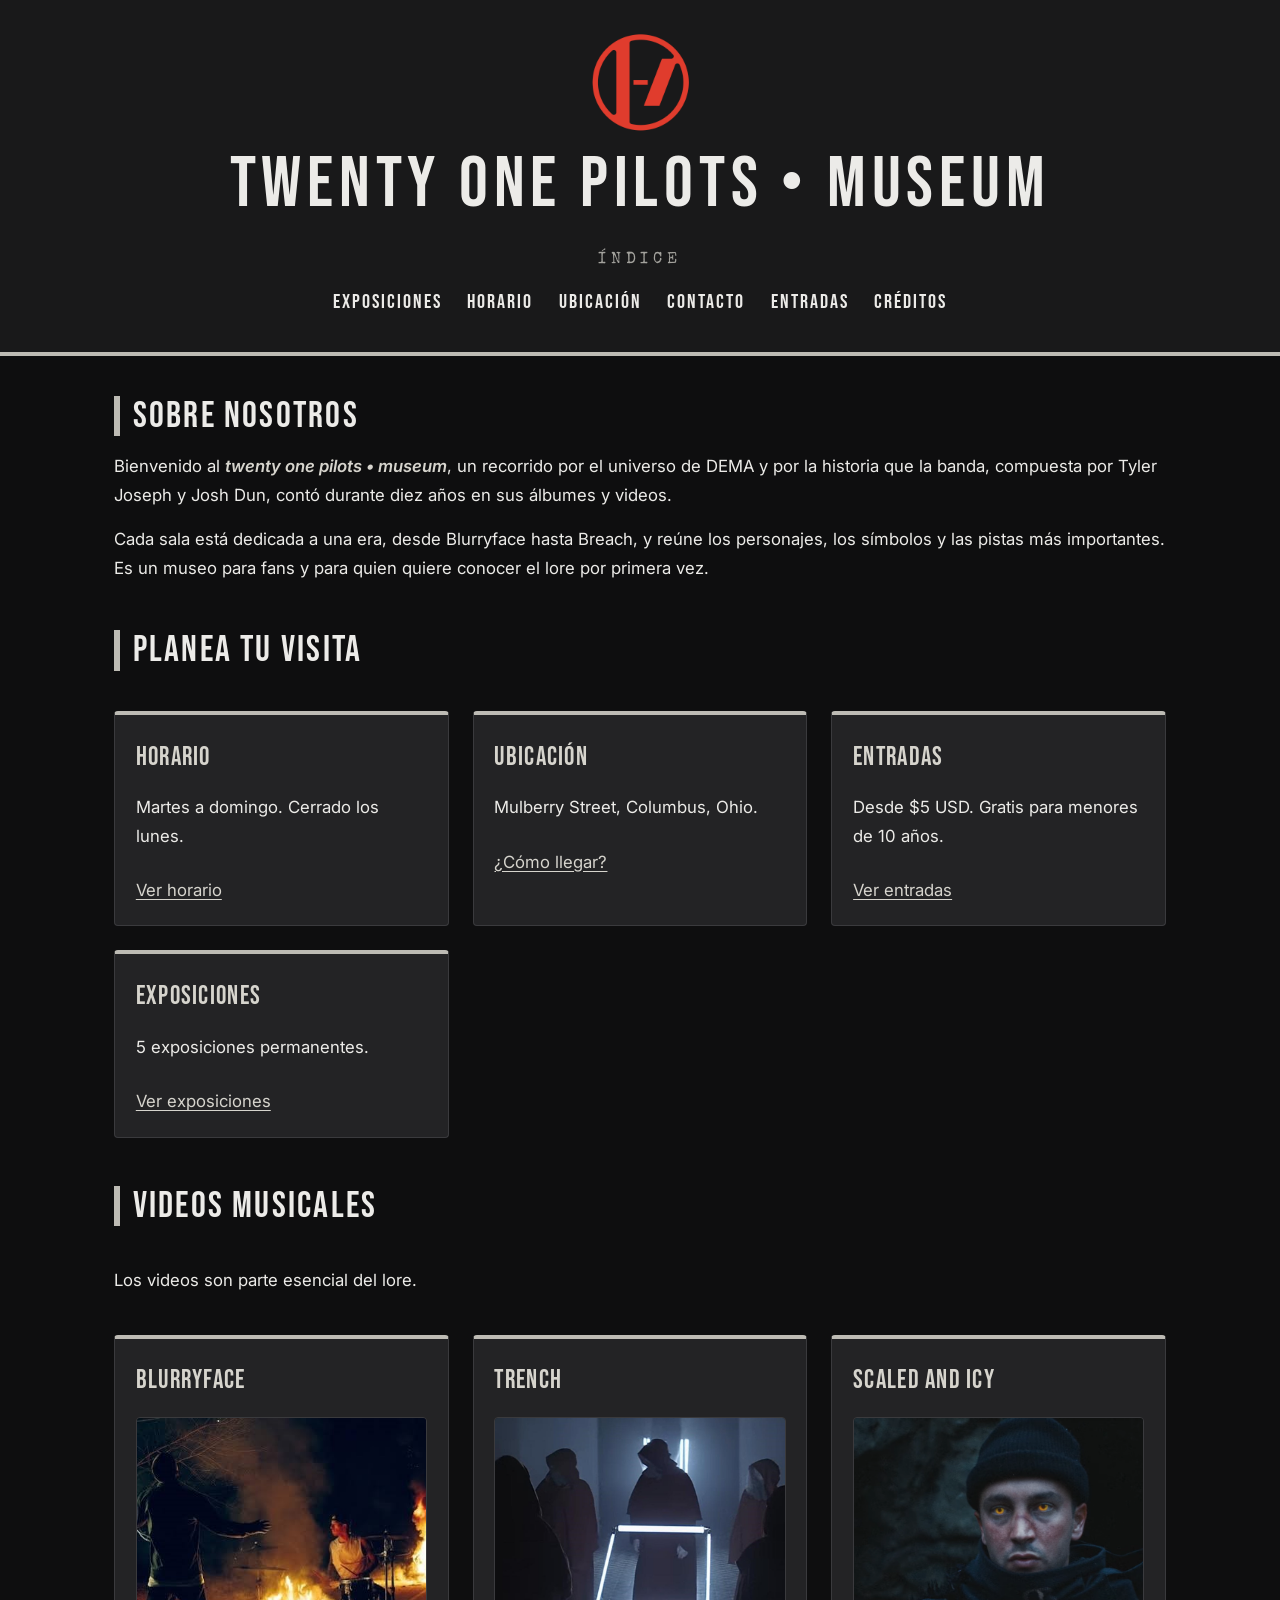
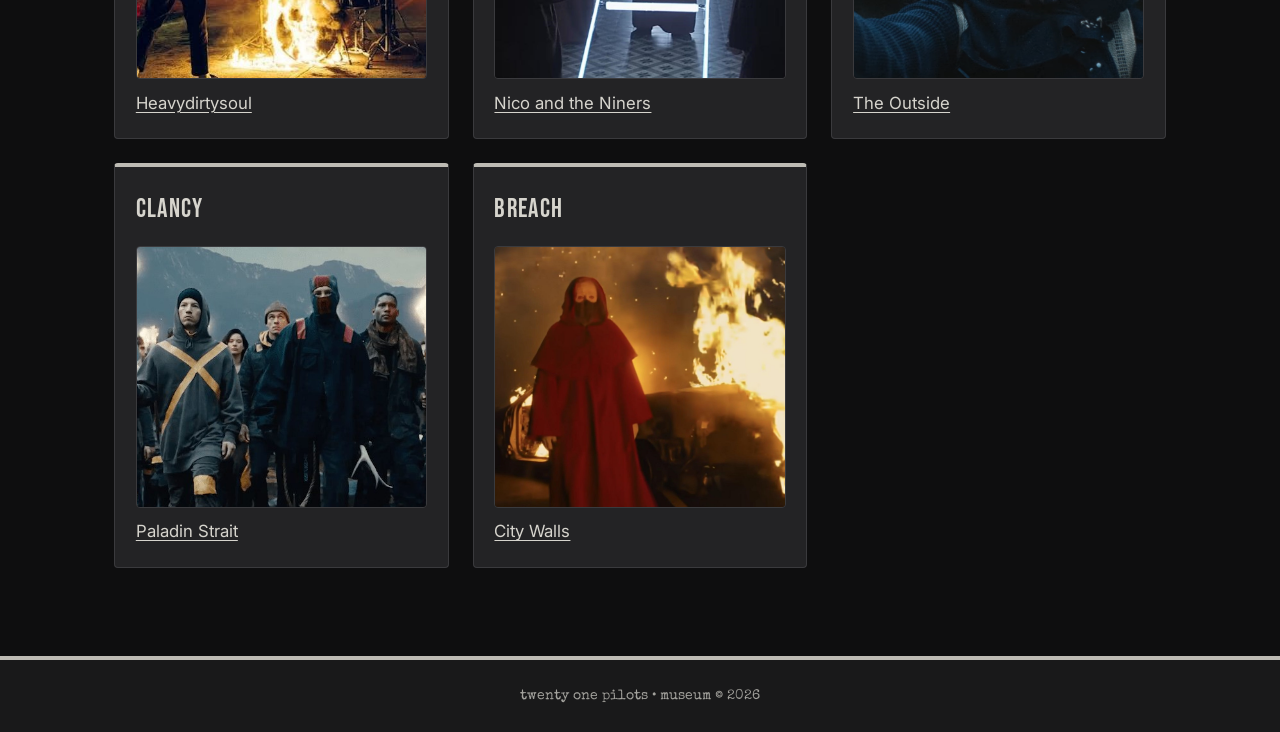
<file: index.html>
<!DOCTYPE html>
<html lang="es">
<head>
    <meta charset="UTF-8">
    <meta name="viewport" content="width=device-width, initial-scale=1.0">
    <title>MUSEO</title>
    <link rel="stylesheet" href="estilos.css">
</head>
<body>
    <header>
        <img src="logo.png" alt="Logo" class="logo-header">
        <h1 class="titulo">twenty one pilots • museum</h1>
        <nav>
            <h2 class="indice">Índice</h2>
            <a href="exposiciones.html">Exposiciones</a>
            <a href="horario.html">Horario</a>
            <a href="ubicacion.html">Ubicación</a>
            <a href="contacto.html">Contacto</a>
            <a href="entradas.html">Entradas</a>
            <a href="creditos.html">Créditos</a>
        </nav>
    </header>

    <main>
        <section>
            <div id="sobre-nosotros">
                <h2 class="subtitulo">Sobre nosotros</h2>
                <p>
                    Bienvenido al <em><strong>twenty one pilots • museum</strong></em>, un recorrido por el
                    universo de DEMA y por la historia que la banda, compuesta por Tyler Joseph y Josh Dun,
                    contó durante diez años en sus álbumes y videos.
                </p>
                <p>
                    Cada sala está dedicada a una era, desde Blurryface hasta
                    Breach, y reúne los personajes, los símbolos y las pistas
                    más importantes. Es un museo para fans y para quien quiere
                    conocer el lore por primera vez.
                </p>
            </div>
        </section>

        <section>
            <h2 class="subtitulo">Planea tu visita</h2>
            <article>
                <h3>Horario</h3>
                <p>Martes a domingo. Cerrado los lunes.</p>
                <a href="horario.html">Ver horario</a>
            </article>
            <article>
                <h3>Ubicación</h3>
                <p>Mulberry Street, Columbus, Ohio.</p>
                <a href="ubicacion.html">¿Cómo llegar?</a>
            </article>
            <article>
                <h3>Entradas</h3>
                <p>Desde $5 USD. Gratis para menores de 10 años.</p>
                <a href="entradas.html">Ver entradas</a>
            </article>
            <article>
                <h3>Exposiciones</h3>
                <p>5 exposiciones permanentes.</p>
                <a href="exposiciones.html">Ver exposiciones</a>
            </article>
        </section>

        <aside>
                <h2 class="subtitulo">Videos musicales</h2>
                <p>
                    Los videos son parte esencial del lore.
                </p>

                <article>
                    <h3>Blurryface</h3>
                        <figure>
                        <img src="video_heavydirtysoul.jpg" alt="Heavydirtysoul">
                        </figure>
                        <a href="https://www.youtube.com/watch?v=r_9Kf0D5BTs" target="_blank" rel="noopener noreferrer">Heavydirtysoul</a>
                </article>

                <article>
                    <h3>Trench</h3>
                        <figure>
                        <img src="video_nico-and-the-niners.jpg" alt="Nico and the Niners">
                        </figure>
                        <a href="https://www.youtube.com/watch?v=hMAPyGoqQVw" target="_blank" rel="noopener noreferrer">Nico and the Niners</a>
                </article>

                <article>
                    <h3>Scaled and Icy</h3>
                        <figure>
                        <img src="video_the-outside.png" alt="The Outside">
                        </figure>
                        <a href="https://www.youtube.com/watch?v=eNcvblM8-_o" target="_blank" rel="noopener noreferrer">The Outside</a>
                </article>

                <article>
                    <h3>Clancy</h3>
                        <figure>
                        <img src="video_paladin-strait.jpg" alt="Paladin Strait">
                        </figure>
                        <a href="https://www.youtube.com/watch?v=mix9YfaaNa0" target="_blank" rel="noopener noreferrer">Paladin Strait</a>
                </article>

                <article>
                    <h3>Breach</h3>
                        <figure>
                        <img src="video_city-walls.jpeg" alt="City Walls">
                        </figure>
                        <a href="https://www.youtube.com/watch?v=5Ozjel72yjQ" target="_blank" rel="noopener noreferrer">City Walls</a>
                </article>
        </aside>
    </main>

    <footer>
        <p>twenty one pilots • museum &copy; 2026</p>
    </footer>
</body>
</html>
</file>
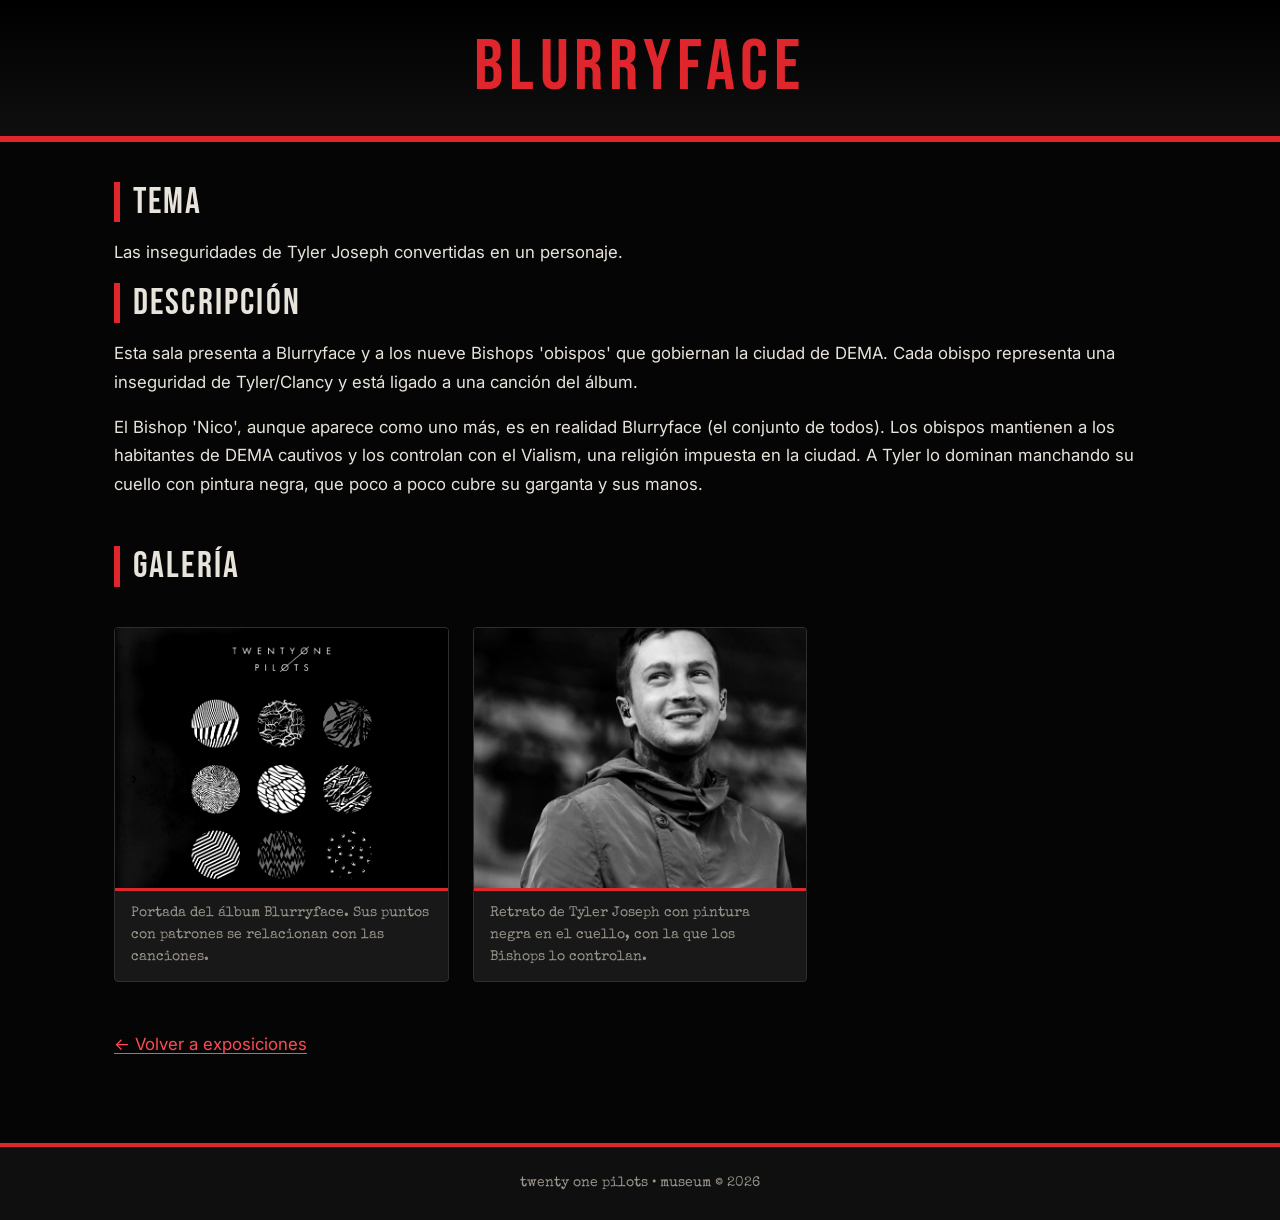
<file: blurryface.html>
<!DOCTYPE html>
<html lang="es">
<head>
    <meta charset="UTF-8">
    <meta name="viewport" content="width=device-width, initial-scale=1.0">
    <title>BLURRYFACE</title>
    <link rel="stylesheet" href="estilos.css">
</head>
<body class="era-blurryface">
    <header>
        <h1 class = titulo>Blurryface</h1>
    </header>

    <main>
        <section>
            <div>
                <h2 id="tema">Tema</h2>
                <p>
                    Las inseguridades de Tyler Joseph convertidas en un personaje.
                </p>
            </div>

            <div>
                <h2 id="descripcion">Descripción</h2>
                <p>
                    Esta sala presenta a Blurryface y a los nueve Bishops 'obispos' que 
                    gobiernan la ciudad de DEMA. Cada obispo representa una
                    inseguridad de Tyler/Clancy y está ligado a una canción del álbum.
                </p>
                <p>
                    El Bishop 'Nico', aunque aparece como uno más, es en realidad
                    Blurryface (el conjunto de todos). 
                    Los obispos mantienen a los habitantes de DEMA
                    cautivos y los controlan con el Vialism, una religión
                    impuesta en la ciudad. 
                    A Tyler lo dominan manchando su cuello con pintura negra, 
                    que poco a poco cubre su garganta y sus manos.
                </p>
            </div>
        </section>

        <section>
            <h2 id="galeria">Galería</h2>

            <figure>
                <img src="blurryface_album.jpg" alt="Portada del álbum">
                <figcaption>Portada del álbum Blurryface. Sus puntos con patrones se relacionan con las canciones.</figcaption>
            </figure>

            <figure>
                <img src="blurryface_tyler.jpeg" alt="Pintura negra en el cuello de Tyler Joseph">
                <figcaption>Retrato de Tyler Joseph con pintura negra en el cuello, con la que los Bishops lo controlan.</figcaption>
            </figure>
        </section>

        <p><a href="exposiciones.html">&larr; Volver a exposiciones</a></p>
    </main>               

    <br>
    <footer>
        <p>twenty one pilots • museum &copy; 2026</p>
    </footer>

</body>
</html>
</file>
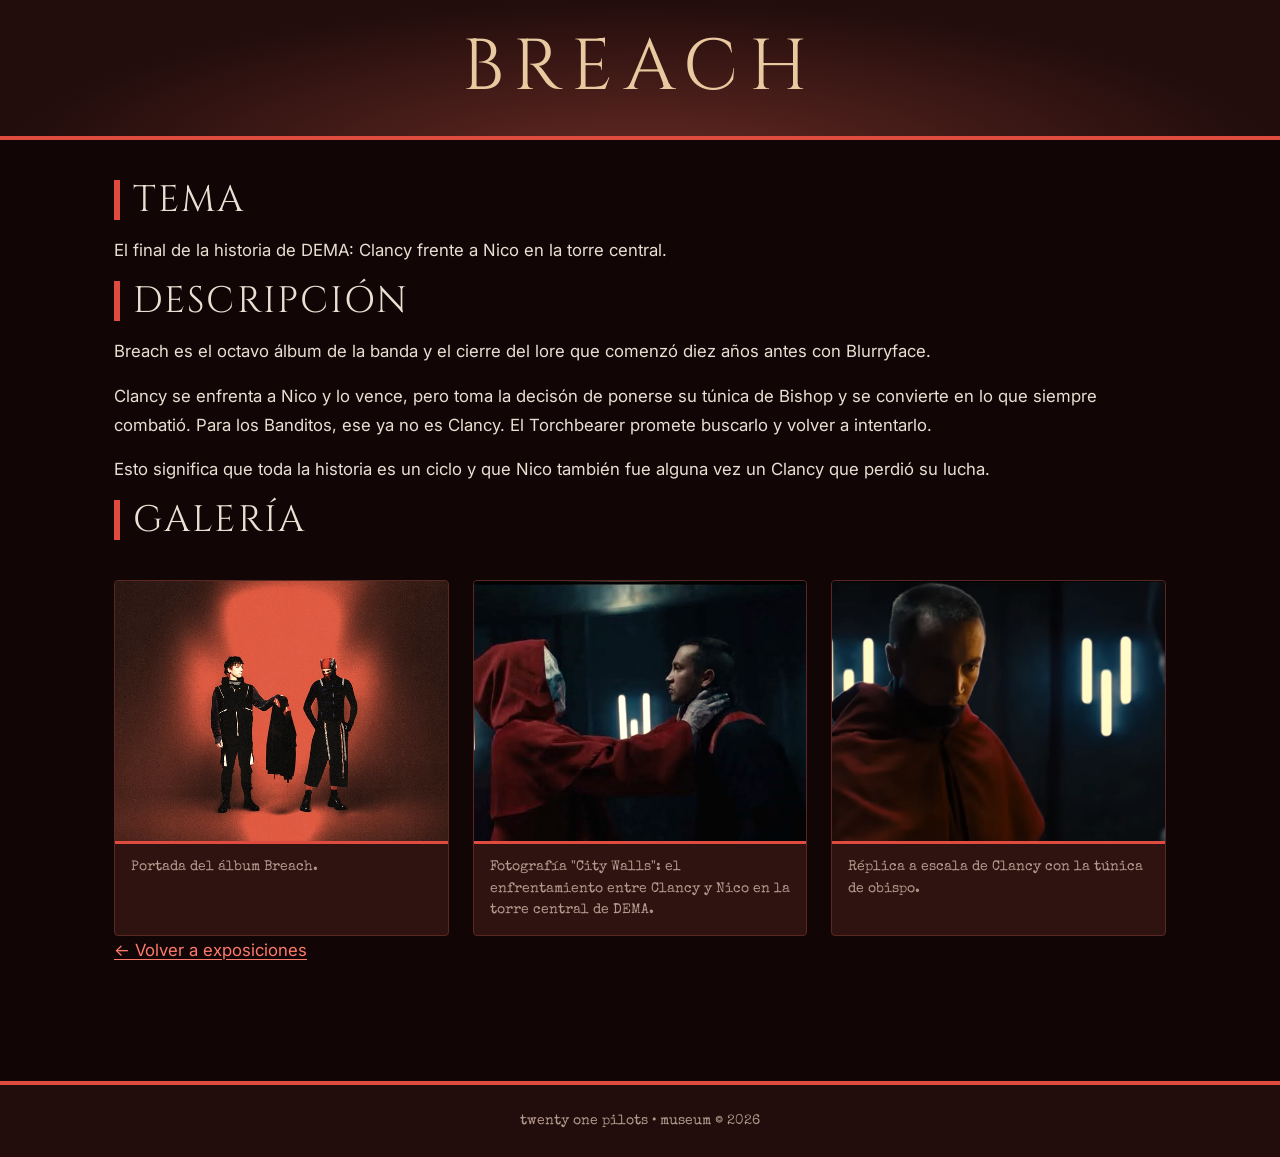
<file: breach.html>
<!DOCTYPE html>
<html lang="es">
<head>
    <meta charset="UTF-8">
    <meta name="viewport" content="width=device-width, initial-scale=1.0">
    <title>BREACH</title>
    <link rel="stylesheet" href="estilos.css">
</head>
<body class="era-breach">
    <header>
        <h1 class = titulo>Breach</h1>
    </header>

    <main>
        <section>
            <div>
                <h2 id="tema">Tema</h2>
                <p>
                    El final de la historia de DEMA: Clancy frente a Nico en la torre central.
                </p>
            </div>

            <div>
                <h2 id="descripcion">Descripción</h2>
                <p>
                    Breach es el octavo álbum de la banda y el cierre del lore que
                    comenzó diez años antes con Blurryface.
                </p>
                <p>
                    Clancy se enfrenta a Nico y lo vence, pero toma la decisón de 
                    ponerse su túnica de Bishop y se convierte en lo que siempre combatió.
                    Para los Banditos, ese ya no es Clancy. 
                    El Torchbearer promete buscarlo y volver a intentarlo.
                </p>
                <p>
                    Esto significa que toda la historia es un ciclo y que Nico también 
                    fue alguna vez un Clancy que perdió su lucha.
                </p>
            </div>

        <section>
            <h2 id="galeria">Galería</h2>

            <figure>
                <img src="breach_album.jpg" alt="Portada del álbum">
                <figcaption>Portada del álbum Breach.</figcaption>
            </figure>

            <figure>
                <img src="breach_nico-tyler.jpg" alt="Clancy y Nico en la torre del video de City Walls">
                <figcaption>Fotografía "City Walls": el enfrentamiento entre Clancy y Nico en la torre central de DEMA.</figcaption>
            </figure>

            <figure>
                <img src="breach_tyler.png" alt="Clancy con la túnica roja">
                <figcaption>Réplica a escala de Clancy con la túnica de obispo.</figcaption>
            </figure>

        </section>

        <p><a href="exposiciones.html">&larr; Volver a exposiciones</a></p>
    </main>

    <br>
    <footer>
        <p>twenty one pilots • museum &copy; 2026</p>
    </footer>
</body>
</html>
</file>
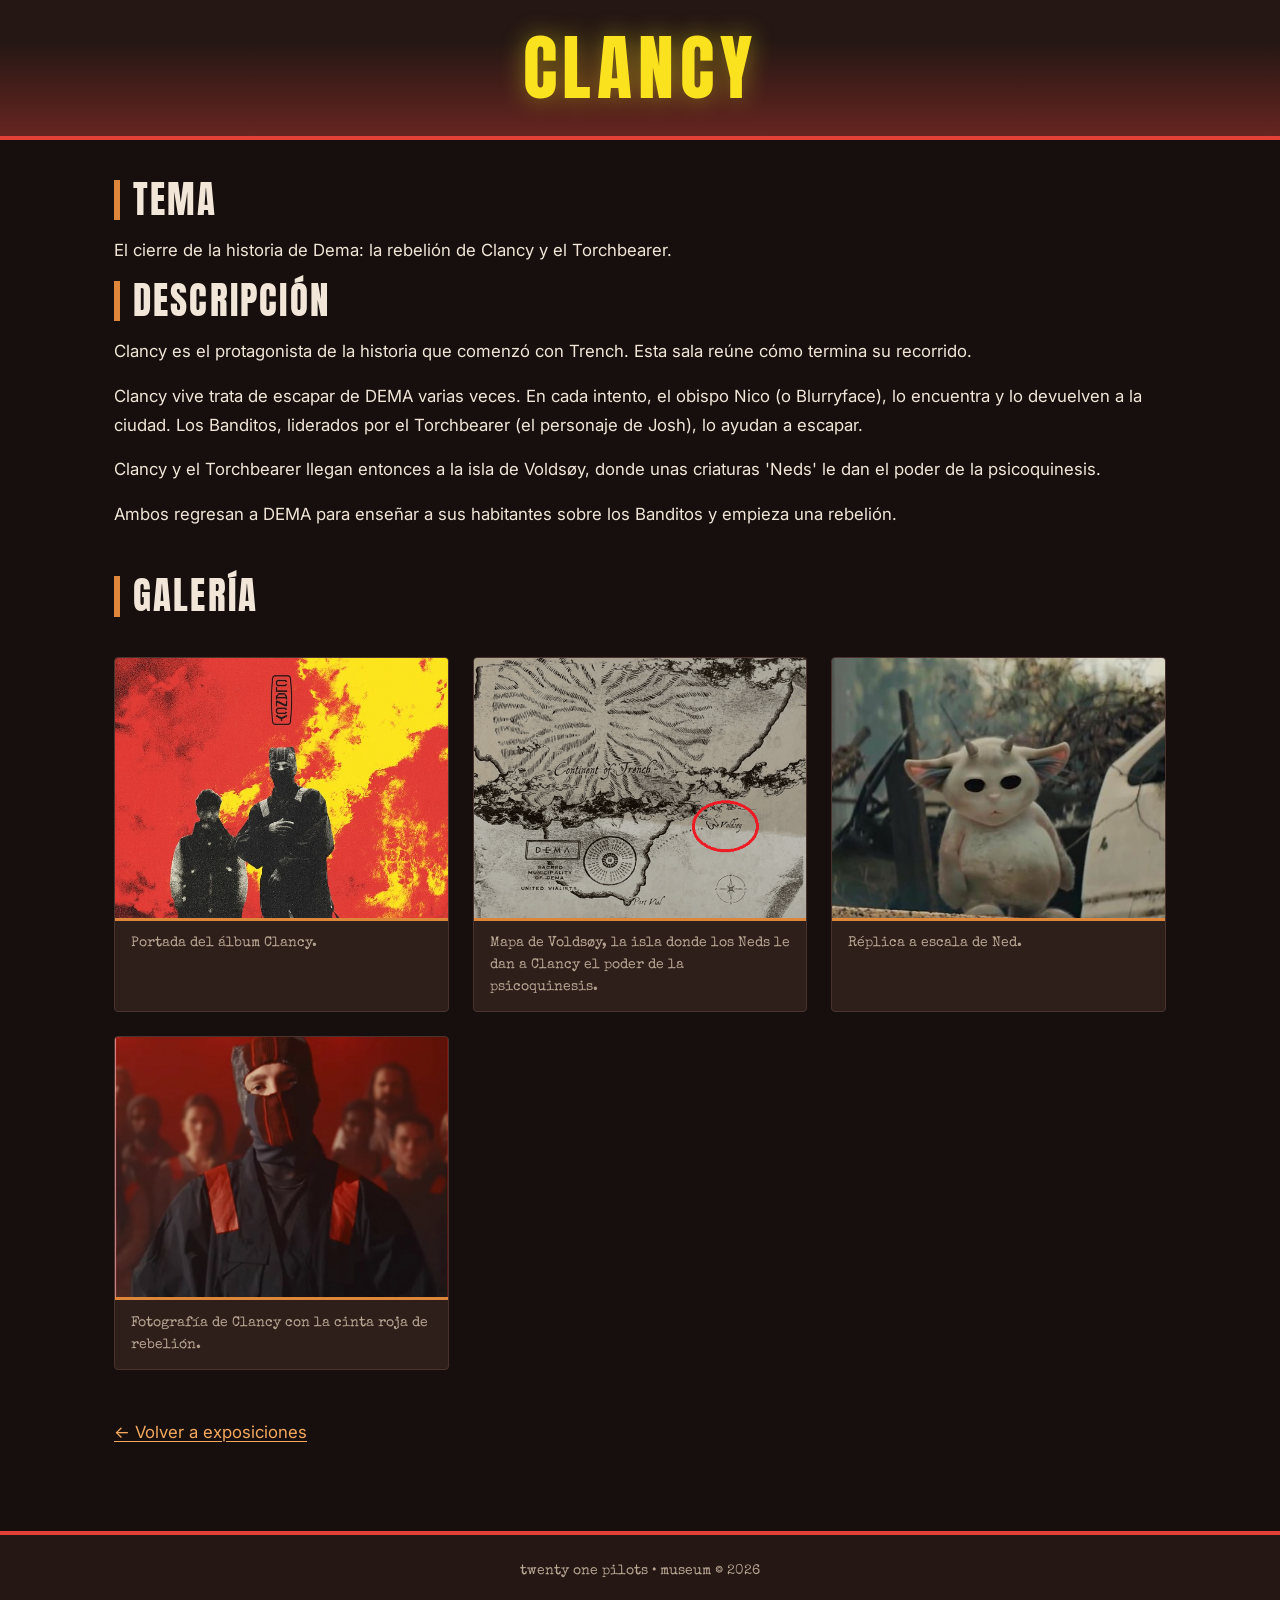
<file: clancy.html>
<!DOCTYPE html>
<html lang="es">
<head>
    <meta charset="UTF-8">
    <meta name="viewport" content="width=device-width, initial-scale=1.0">
    <title>CLANCY</title>
    <link rel="stylesheet" href="estilos.css">
</head>
<body class="era-clancy">
    <header>
        <h1 class = titulo>Clancy</h1>
    </header>
    
    <main>
        <section>
            <div>
                <h2 id="tema">Tema</h2>
                <p>
                    El cierre de la historia de Dema: la rebelión de Clancy y el Torchbearer.
                </p>
            </div>

            <div>
                <h2 id="descripcion">Descripción</h2>
                <p>
                    Clancy es el protagonista de la historia que comenzó con
                    Trench. Esta sala reúne cómo termina su recorrido.
                </p>
                <p>
                    Clancy vive trata de escapar de DEMA varias veces. En cada intento, el
                    obispo Nico (o Blurryface), lo encuentra y lo devuelven a la ciudad. 
                    Los Banditos, liderados por el Torchbearer (el personaje de
                    Josh), lo ayudan a escapar.
                </p>
                <p>
                    Clancy y el Torchbearer llegan entonces a la isla de Voldsøy, donde unas
                    criaturas 'Neds' le dan el poder de la psicoquinesis.
                </p>
                <p>
                    Ambos regresan a DEMA para enseñar a sus habitantes sobre los Banditos 
                    y empieza una rebelión. 
                </p>
            </div>
        </section>

        <section>
            <h2 id="galeria">Galería</h2>

            <figure>
                <img src="clancy_album.jpg" alt="Portada del álbum ">
                <figcaption>Portada del álbum Clancy.</figcaption>
            </figure>

            <figure>
                <img src="clancy_voldsoy.png" alt="Isla de Voldsøy y los Neds">
                <figcaption>Mapa de Voldsøy, la isla donde los Neds le dan a Clancy el poder de la psicoquinesis.</figcaption>
            </figure>

            <figure>
                <img src="clancy_ned.jpg" alt="Ned">
                <figcaption>Réplica a escala de Ned.</figcaption>
            </figure>

            <figure>
                <img src="clancy_tyler.png" alt="Clancy">
                <figcaption>Fotografía de Clancy con la cinta roja de rebelión.</figcaption>
            </figure>
        </section>

        <p><a href="exposiciones.html">&larr; Volver a exposiciones</a></p>
    </main>

    <br>
    <footer>
        <p>twenty one pilots • museum &copy; 2026</p>
    </footer>
</body>
</html>
</file>
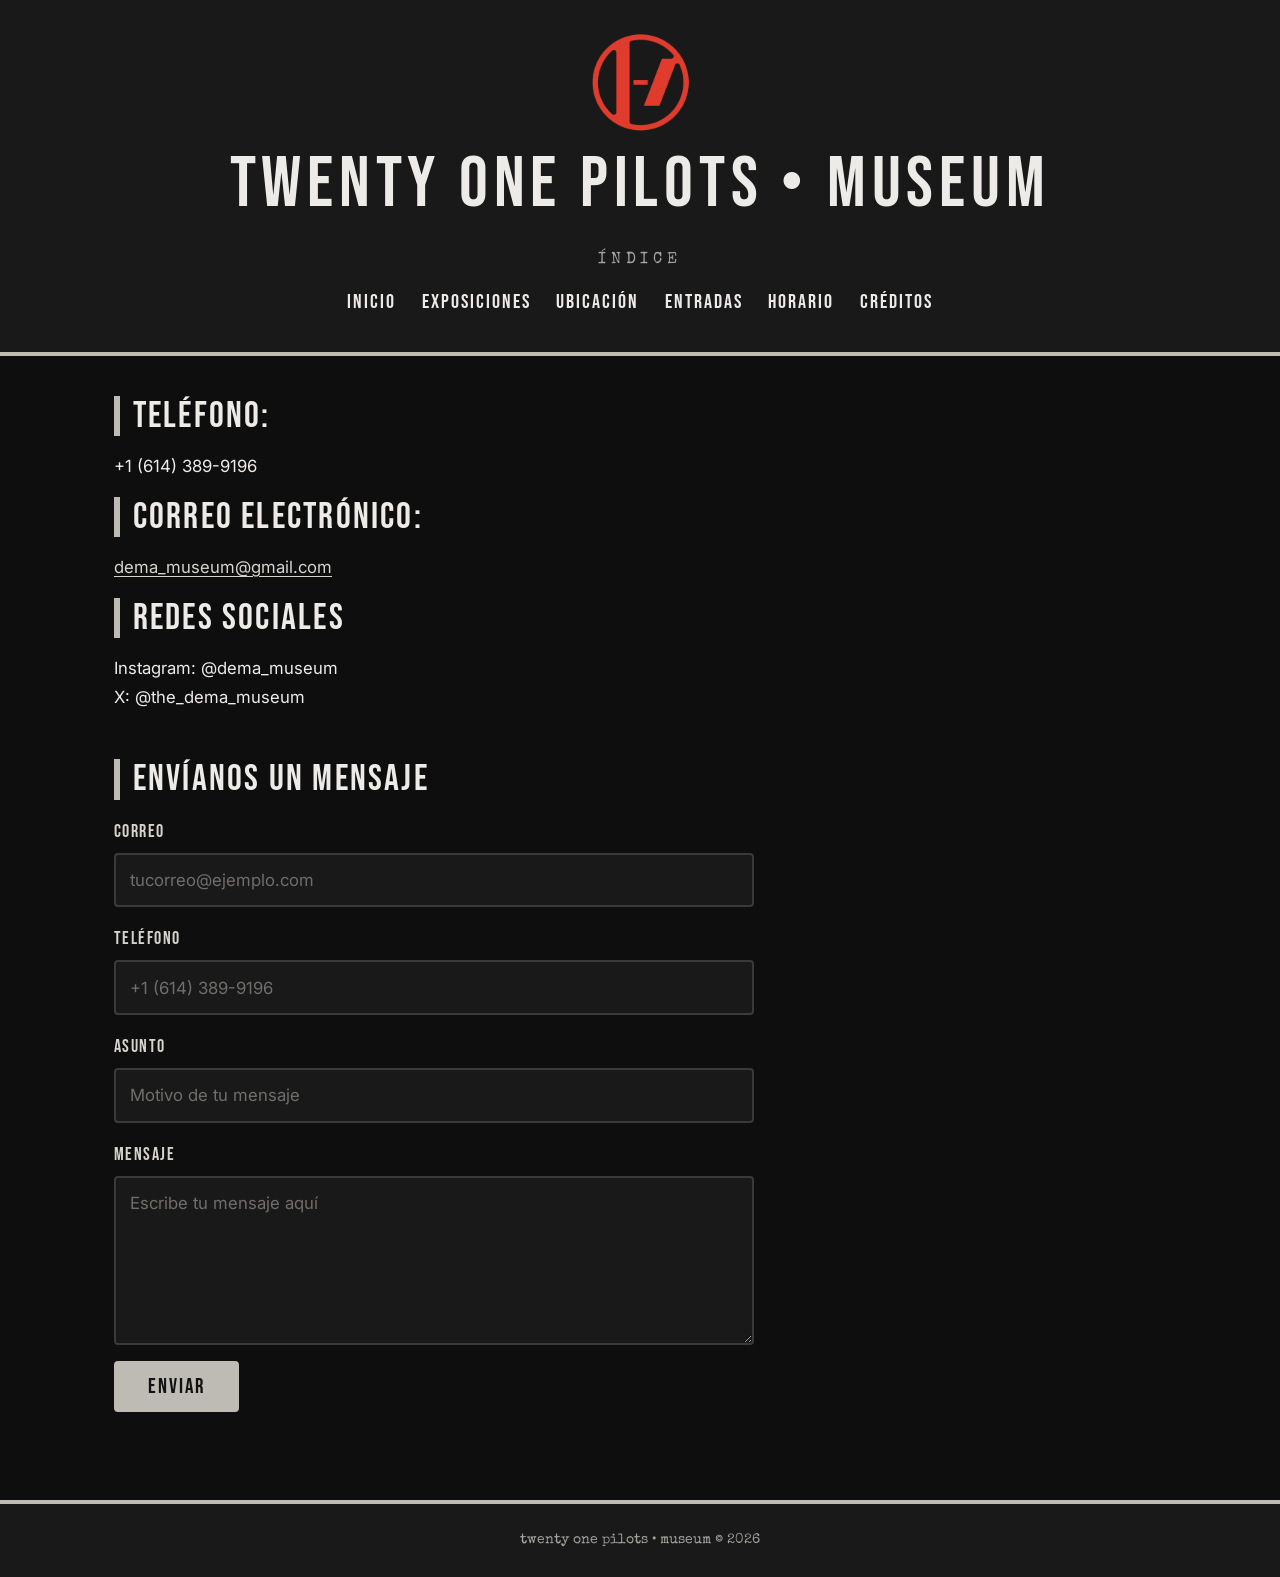
<file: contacto.html>
<!DOCTYPE html>
<html lang="es">
<head>
    <meta charset="UTF-8">
    <meta name="viewport" content="width=device-width, initial-scale=1.0">
    <title>CONTACTO</title>
    <link rel="stylesheet" href="estilos.css">
</head>
<body>
    <header>
        <img src="logo.png" alt="Logo" class="logo-header">
        <h1 class="titulo">twenty one pilots • museum</h1>
        <nav>
            <h2 class="indice">Índice</h2>
            <a href="index.html">Inicio</a>
            <a href="exposiciones.html">Exposiciones</a>
            <a href="ubicacion.html">Ubicación</a>
            <a href="entradas.html">Entradas</a>
            <a href="horario.html">Horario</a>
            <a href="creditos.html">Créditos</a>
        </nav>
    </header>

    <main>
        <div>
            <h2 class="subtitulo">Teléfono:</h2>
            <p>
                +1 (614) 389-9196
            </p>
            <h2 class="subtitulo">Correo electrónico:</h2>
            <p>
                <a href="mailto:dema_museum@gmail.com">dema_museum@gmail.com</a>
            </p>
            <h2 class="subtitulo">Redes sociales</h2>
            <p>
                Instagram: @dema_museum<br>
                X: @the_dema_museum
            </p>
        </div>

        <section>
            <h2 class="subtitulo">Envíanos un mensaje</h2>
            <form>
                <fieldset>
                    <label for="correo">Correo</label>
                    <input type="email" id="correo" name="correo" placeholder="tucorreo@ejemplo.com">
                </fieldset>
                <fieldset>
                    <label for="telefono">Teléfono</label>
                    <input type="tel" id="telefono" name="telefono" placeholder="+1 (614) 389-9196">
                </fieldset>
                <fieldset>
                    <label for="asunto">Asunto</label>
                    <input type="text" id="asunto" name="asunto" placeholder="Motivo de tu mensaje">
                </fieldset>
                <fieldset>
                    <label for="mensaje">Mensaje</label>
                    <textarea id="mensaje" name="mensaje" rows="5" placeholder="Escribe tu mensaje aquí"></textarea>
                </fieldset>
                <button type="button">Enviar</button>
            </form>
        </section>
    </main>

    <footer>
        <p>twenty one pilots • museum &copy; 2026</p>
    </footer>
</body>
</html>
</file>
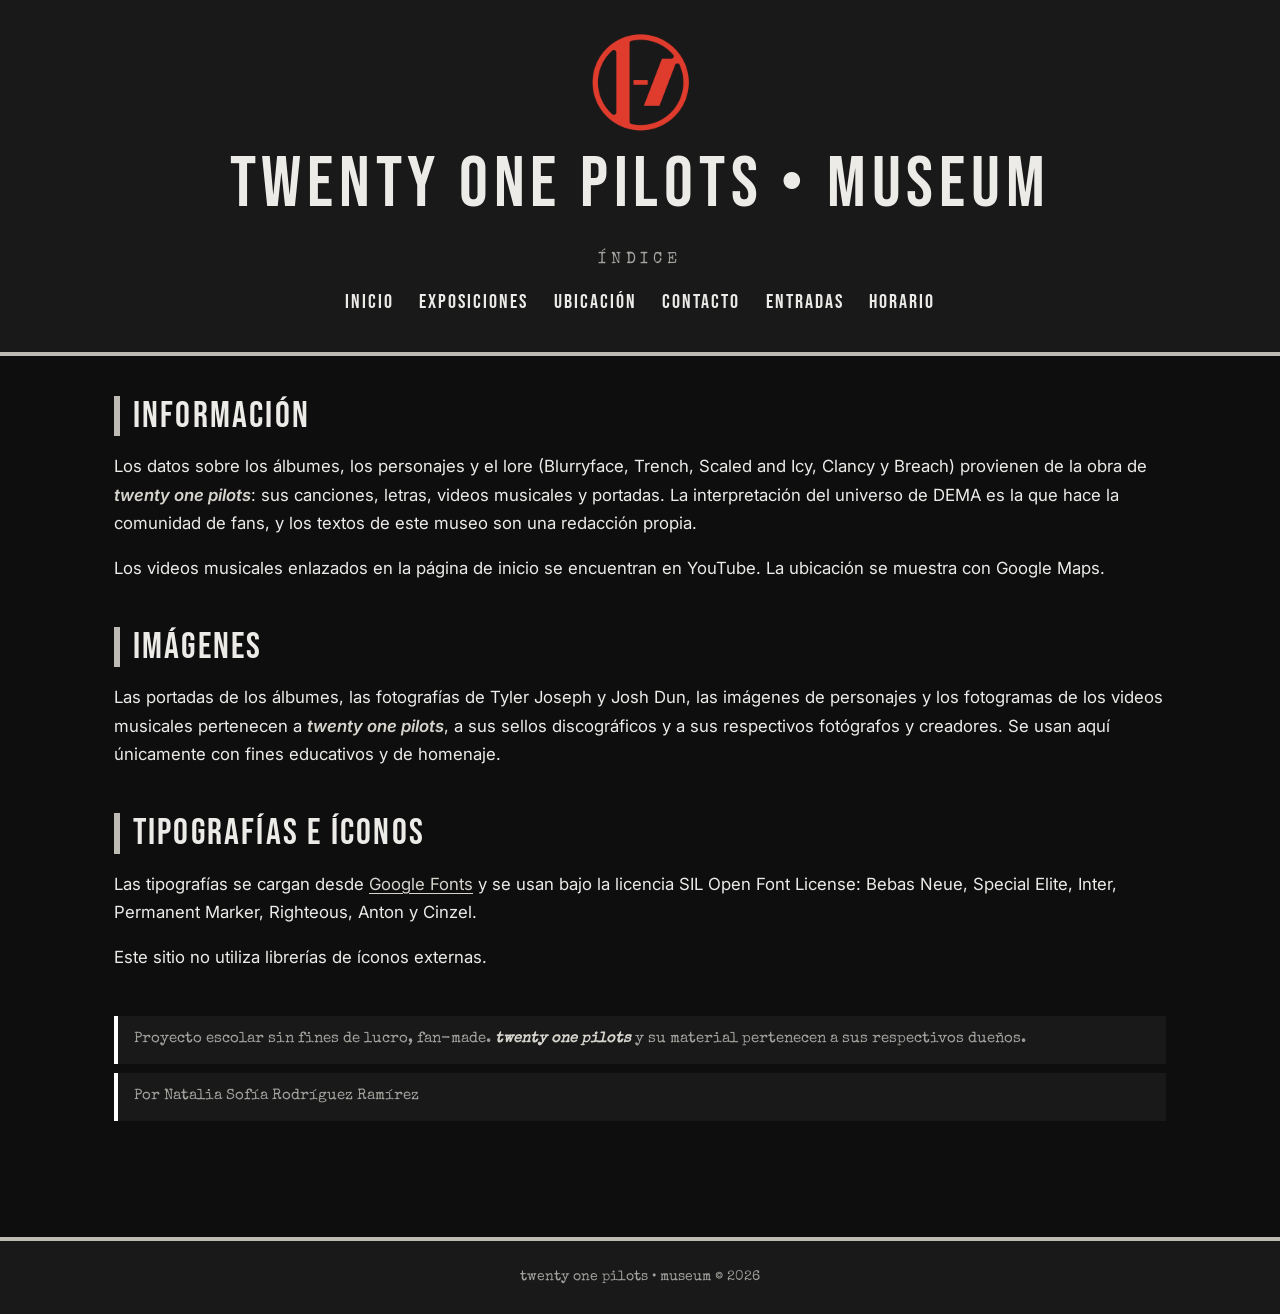
<file: creditos.html>
<!DOCTYPE html>
<html lang="es">
<head>
    <meta charset="UTF-8">
    <meta name="viewport" content="width=device-width, initial-scale=1.0">
    <title>CREDITOS</title>
    <link rel="stylesheet" href="estilos.css">
</head>
<body>
    <header>
        <img src="logo.png" alt="Logo" class="logo-header">
        <h1 class="titulo">twenty one pilots • museum</h1>
        <nav>
            <h2 class="indice">Índice</h2>
            <a href="index.html">Inicio</a>
            <a href="exposiciones.html">Exposiciones</a>
            <a href="ubicacion.html">Ubicación</a>
            <a href="contacto.html">Contacto</a>
            <a href="entradas.html">Entradas</a>
            <a href="horario.html">Horario</a>
        </nav>
    </header>

    <main>
        <section>
            <div>
                <h2 class="subtitulo">Información</h2>
                <p>
                    Los datos sobre los álbumes, los personajes y el lore (Blurryface, Trench, Scaled and Icy,
                    Clancy y Breach) provienen de la obra de <em><strong>twenty one pilots</strong></em>: sus canciones, letras,
                    videos musicales y portadas. La interpretación del universo de DEMA es la que hace la
                    comunidad de fans, y los textos de este museo son una redacción propia.
                </p>
                <p>
                    Los videos musicales enlazados en la página de inicio se encuentran en YouTube.
                    La ubicación se muestra con Google Maps.
                </p>
            </div>
            <br>
            <div>
                <h2 class="subtitulo">Imágenes</h2>
                <p>
                    Las portadas de los álbumes, las fotografías de Tyler Joseph y Josh Dun, las imágenes de
                    personajes y los fotogramas de los videos musicales pertenecen a <em><strong>twenty one pilots</strong></em>,
                    a sus sellos discográficos y a sus respectivos fotógrafos y creadores.
                    Se usan aquí únicamente con fines educativos y de homenaje.
                </p>
            </div>
            <br>
            <div>
                <h2 class="subtitulo">Tipografías e íconos</h2>
                <p>
                    Las tipografías se cargan desde
                    <a href="https://fonts.google.com" target="_blank" rel="noopener noreferrer">Google Fonts</a>
                    y se usan bajo la licencia SIL Open Font License:
                    Bebas Neue, Special Elite, Inter, Permanent Marker, Righteous, Anton y Cinzel.
                </p>
                <p>
                    Este sitio no utiliza librerías de íconos externas.
                </p>
            </div>
            <br>
            <div>
                <p class="notas">Proyecto escolar sin fines de lucro, fan-made. <em><strong>twenty one pilots</strong></em> y su material pertenecen a sus respectivos dueños.</p>
                <p class="notas">Por Natalia Sofía Rodríguez Ramírez</p>
            </div>
        </section>
    </main>
    <br>
    <footer>
        <p>twenty one pilots • museum &copy; 2026</p>
    </footer>
</body>
</html>
</file>
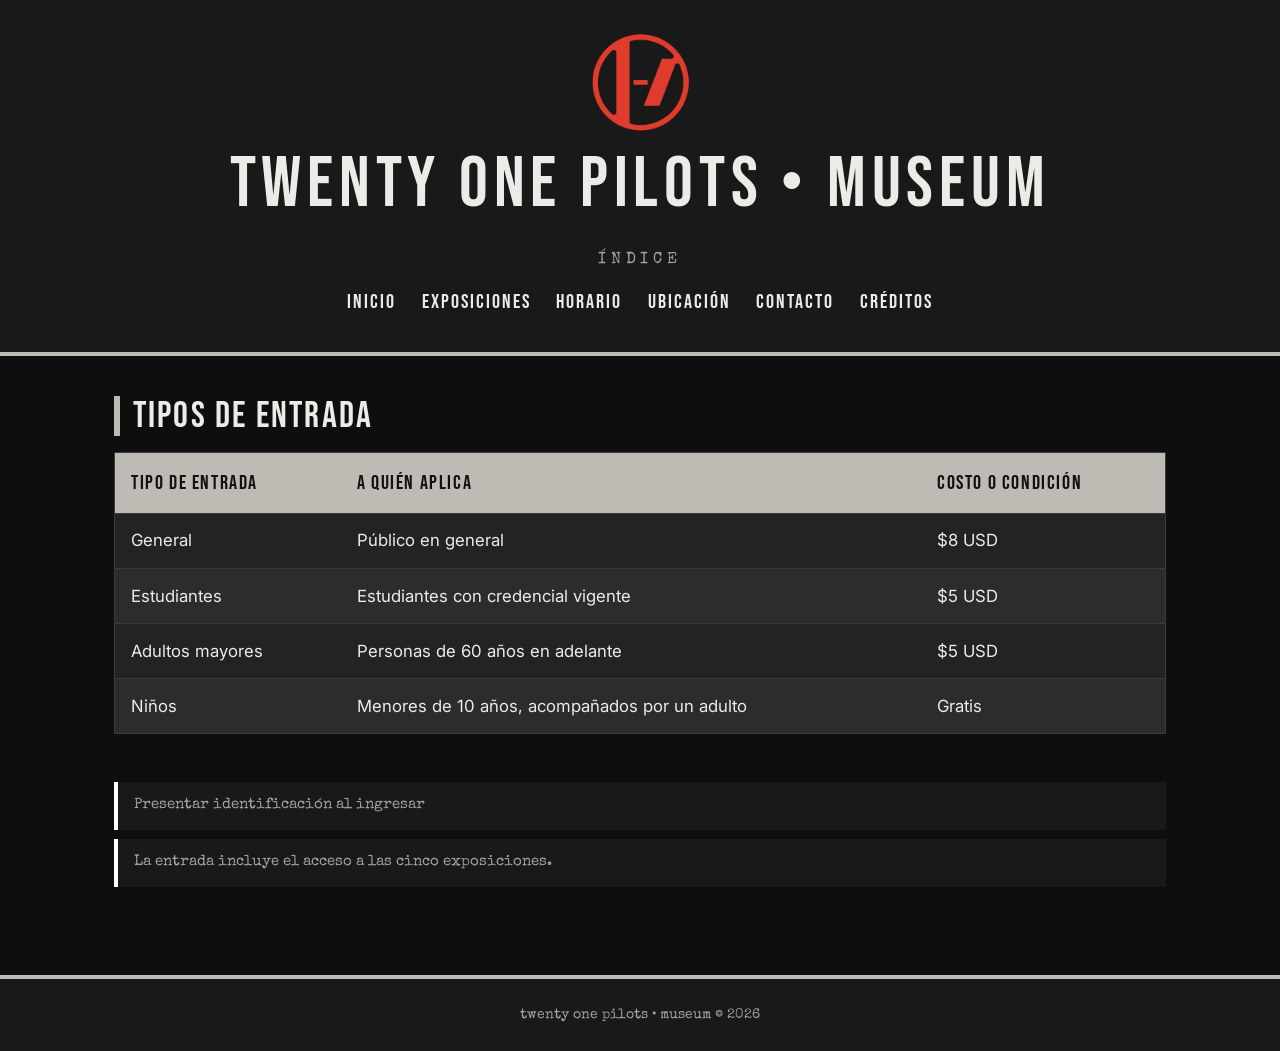
<file: entradas.html>
<!DOCTYPE html>
<html lang="es">
<head>
    <meta charset="UTF-8">
    <meta name="viewport" content="width=device-width, initial-scale=1.0">
    <title>ENTRADAS</title>
    <link rel="stylesheet" href="estilos.css">
</head>
<body>
    <header>
        <img src="logo.png" alt="Logo" class="logo-header">
        <h1 class="titulo">twenty one pilots • museum</h1>
        <nav>
            <h2 class="indice">Índice</h2>
            <a href="index.html">Inicio</a>
            <a href="exposiciones.html">Exposiciones</a>
            <a href="horario.html">Horario</a>
            <a href="ubicacion.html">Ubicación</a>
            <a href="contacto.html">Contacto</a>            
            <a href="creditos.html">Créditos</a>
        </nav>
    </header>

    <main>
        <div>
            <h2 class="subtitulo">Tipos de entrada</h2>
            <table>
                <thead>
                    <tr>
                        <th>Tipo de entrada</th>
                        <th>A quién aplica</th>
                        <th>Costo o condición</th>
                    </tr>
                </thead>
                <tbody>
                    <tr>
                        <td>General</td>
                        <td>Público en general</td>
                        <td>$8 USD</td>
                    </tr>
                    <tr>
                        <td>Estudiantes</td>
                        <td>Estudiantes con credencial vigente</td>
                        <td>$5 USD</td>
                    </tr>
                    <tr>
                        <td>Adultos mayores</td>
                        <td>Personas de 60 años en adelante</td>
                        <td>$5 USD</td>
                    </tr>
                    <tr>
                        <td>Niños</td>
                        <td>Menores de 10 años, acompañados por un adulto</td>
                        <td>Gratis</td>
                    </tr>
                </tbody>
            </table>
        </div>

        <div>
            <p class="notas">Presentar identificación al ingresar</p>
            <p class="notas">La entrada incluye el acceso a las cinco exposiciones.</p>
        </div>
    </main>

    <footer>
        <p>twenty one pilots • museum &copy; 2026</p>
    </footer>
</body>
</html>
</file>
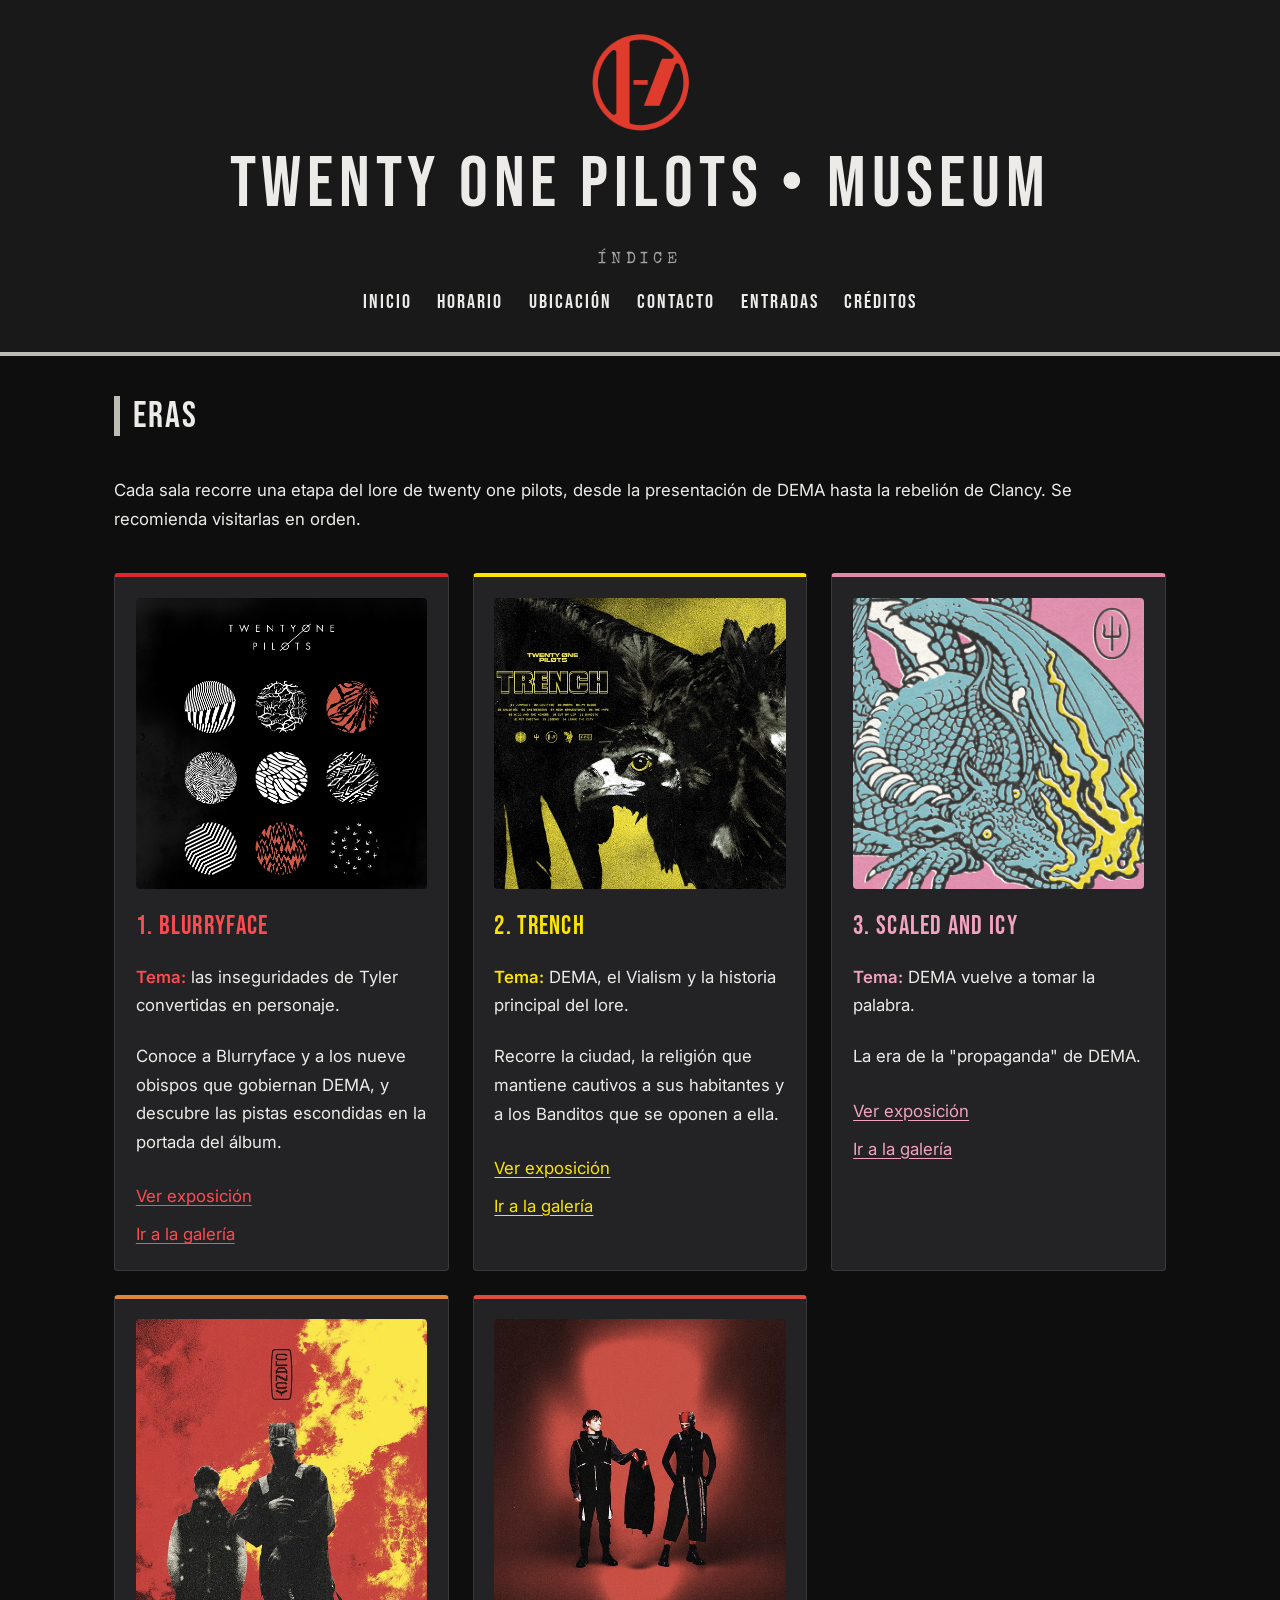
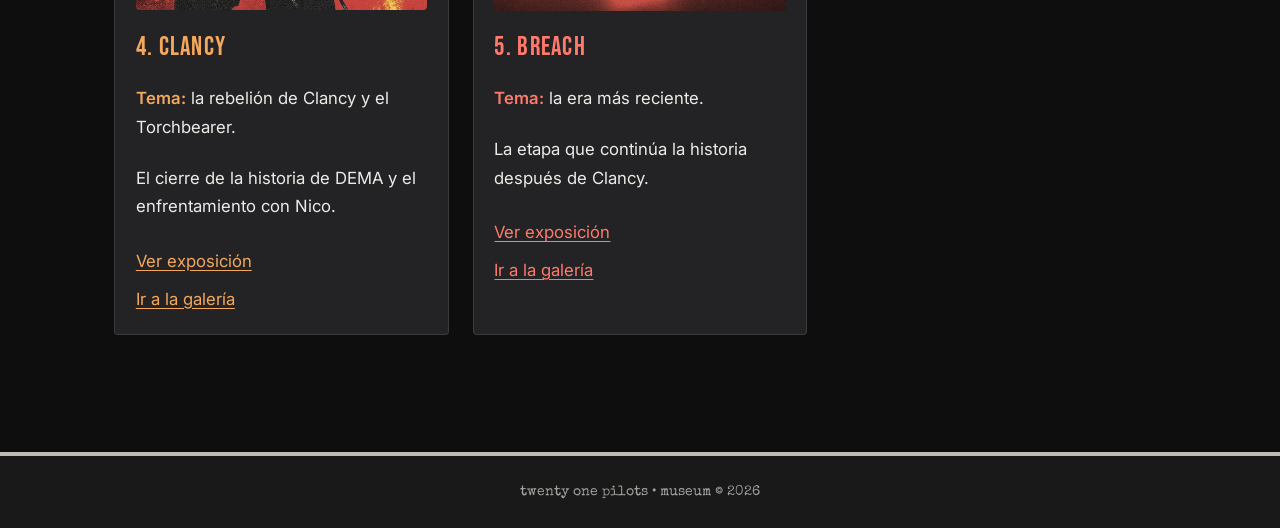
<file: exposiciones.html>
<!DOCTYPE html>
<html lang="es">
<head>
    <meta charset="UTF-8">
    <meta name="viewport" content="width=device-width, initial-scale=1.0">
    <title>EXPOSICIONES</title>
    <link rel="stylesheet" href="estilos.css">
</head>
<body>
    <header>
        <img src="logo.png" alt="Logo" class="logo-header">
        <h1 class="titulo">twenty one pilots • museum</h1>
        <nav>
            <h2 class="indice">Índice</h2>
            <a href="index.html">Inicio</a>
            <a href="horario.html">Horario</a>
            <a href="ubicacion.html">Ubicación</a>
            <a href="contacto.html">Contacto</a>
            <a href="entradas.html">Entradas</a>
            <a href="creditos.html">Créditos</a>
        </nav>
    </header>

    <main>
        <section>
            <h2 class="subtitulo">Eras</h2>
            <p>
                Cada sala recorre una etapa del lore de twenty one pilots, desde
                la presentación de DEMA hasta la rebelión de Clancy.
                Se recomienda visitarlas en orden.
            </p>

            <article>
                <img src="blurryface_album.jpg" alt="Blurryface">
                <h3>1. Blurryface</h3>
                <p><strong>Tema:</strong> las inseguridades de Tyler convertidas en personaje.</p>
                <p>
                    Conoce a Blurryface y a los nueve obispos que gobiernan DEMA,
                    y descubre las pistas escondidas en la portada del álbum.
                </p>
                <a href="blurryface.html">Ver exposición</a>
                <a href="blurryface.html#galeria">Ir a la galería</a>
            </article>

            <article>
                <img src="trench_album.jpg" alt="Trench">
                <h3>2. Trench</h3>
                <p><strong>Tema:</strong> DEMA, el Vialism y la historia principal del lore.</p>
                <p>
                    Recorre la ciudad, la religión que mantiene cautivos a sus
                    habitantes y a los Banditos que se oponen a ella.
                </p>
                <a href="trench.html">Ver exposición</a>
                <a href="trench.html#galeria">Ir a la galería</a>
            </article>

            <article>
                <img src="sai_album.jpg" alt="Scaled and Icy">
                <h3>3. Scaled and Icy</h3>
                <p><strong>Tema:</strong> DEMA vuelve a tomar la palabra.</p>
                <p>
                    La era de la "propaganda" de DEMA.
                </p>
                <a href="sai.html">Ver exposición</a>
                <a href="sai.html#galeria">Ir a la galería</a>
            </article>

            <article>
                <img src="clancy_album.jpg" alt="Clancy">
                <h3>4. Clancy</h3>
                <p><strong>Tema:</strong> la rebelión de Clancy y el Torchbearer.</p>
                <p>
                    El cierre de la historia de DEMA y el enfrentamiento con Nico.
                </p>
                <a href="clancy.html">Ver exposición</a>
                <a href="clancy.html#galeria">Ir a la galería</a>
            </article>

            <article>
                <img src="breach_album.jpg" alt="Breach">
                <h3>5. Breach</h3>
                <p><strong>Tema:</strong> la era más reciente.</p>
                <p>
                    La etapa que continúa la historia después de Clancy.
                </p>
                <a href="breach.html">Ver exposición</a>
                <a href="breach.html#galeria">Ir a la galería</a>
            </article>
        </section>
    </main>
    <br>
    <footer>
        <p>twenty one pilots • museum &copy; 2026</p>
    </footer>
</body>
</html>
</file>
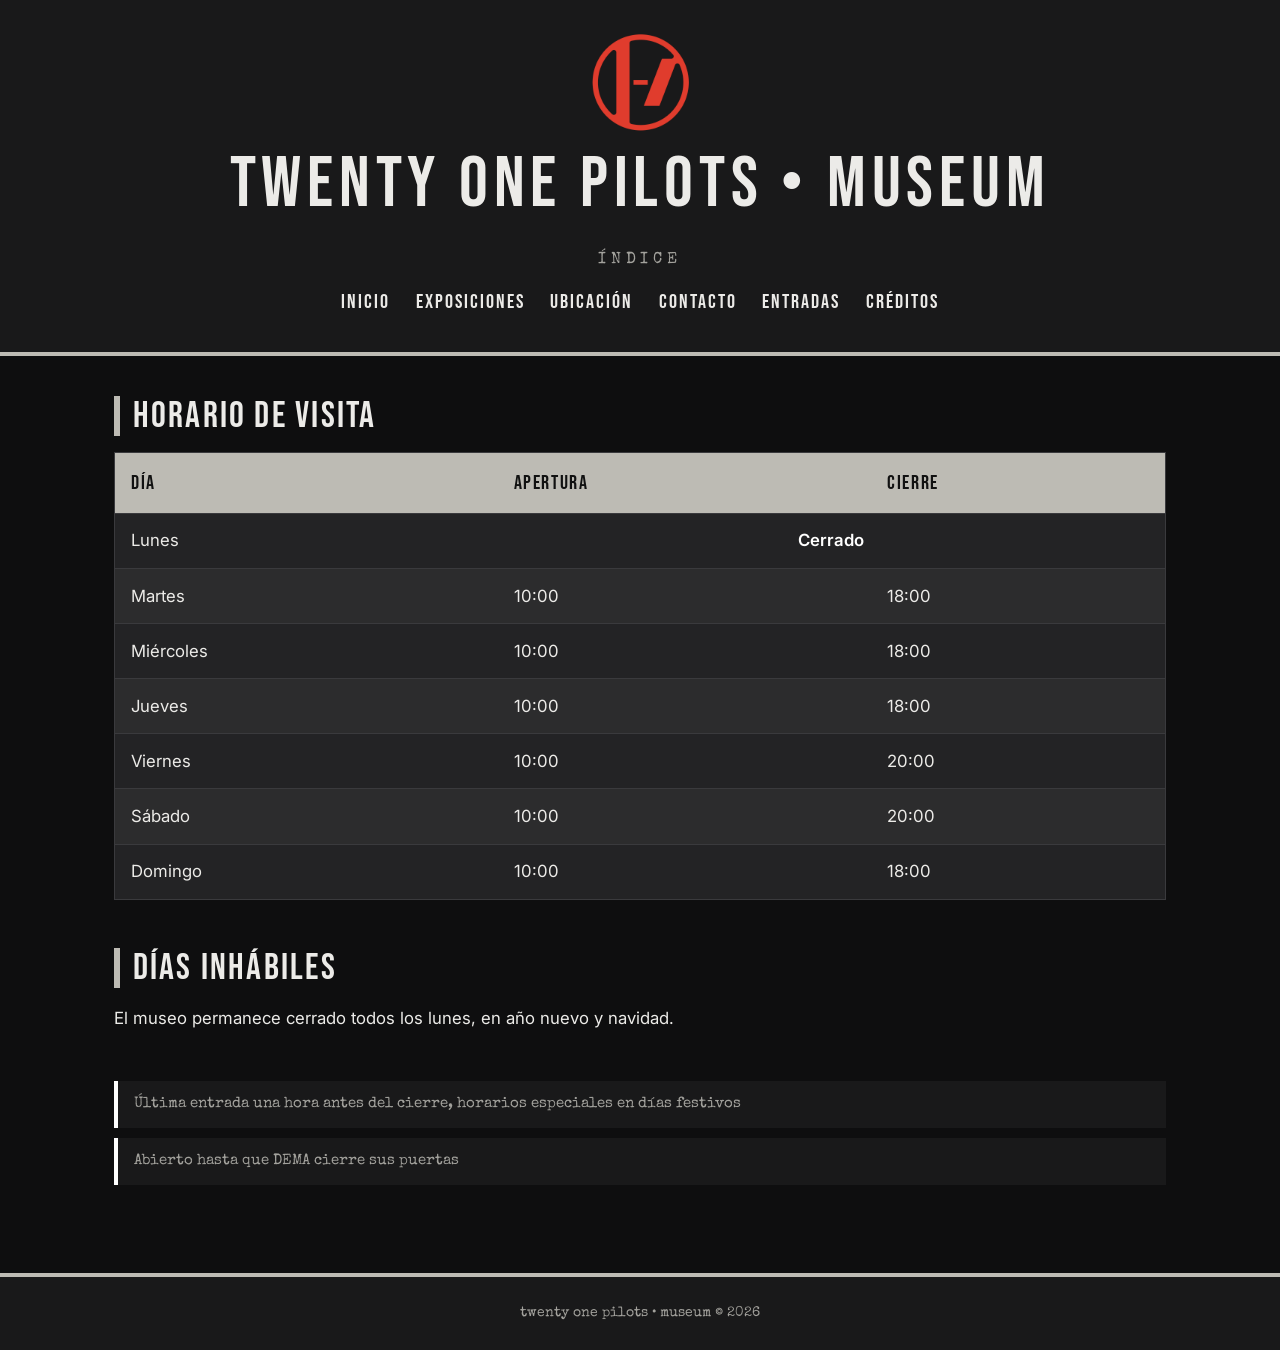
<file: horario.html>
<!DOCTYPE html>
<html lang="es">
<head>
    <meta charset="UTF-8">
    <meta name="viewport" content="width=device-width, initial-scale=1.0">
    <title>HORARIO</title>
    <link rel="stylesheet" href="estilos.css">
</head>
<body>
    <header>
        <img src="logo.png" alt="Logo" class="logo-header">
        <h1 class="titulo">twenty one pilots • museum</h1>
        <nav>
            <h2 class="indice">Índice</h2>
            <a href="index.html">Inicio</a>
            <a href="exposiciones.html">Exposiciones</a>
            <a href="ubicacion.html">Ubicación</a>
            <a href="contacto.html">Contacto</a>
            <a href="entradas.html">Entradas</a>
            <a href="creditos.html">Créditos</a>
        </nav>
    </header>

    <main>
        <div>
            <h2 class="subtitulo">Horario de visita</h2>
            <table>
                <thead>
                    <tr>
                        <th>Día</th>
                        <th>Apertura</th>
                        <th>Cierre</th>
                    </tr>
                </thead>
                <tbody>
                    <tr>
                        <td>Lunes</td>
                        <td colspan="2">Cerrado</td>
                    </tr>
                    <tr>
                        <td>Martes</td>
                        <td>10:00</td>
                        <td>18:00</td>
                    </tr>
                    <tr>
                        <td>Miércoles</td>
                        <td>10:00</td>
                        <td>18:00</td>
                    </tr>
                    <tr>
                        <td>Jueves</td>
                        <td>10:00</td>
                        <td>18:00</td>
                    </tr>
                    <tr>
                        <td>Viernes</td>
                        <td>10:00</td>
                        <td>20:00</td>
                    </tr>
                    <tr>
                        <td>Sábado</td>
                        <td>10:00</td>
                        <td>20:00</td>
                    </tr>
                    <tr>
                        <td>Domingo</td>
                        <td>10:00</td>
                        <td>18:00</td>
                    </tr>
                </tbody>
            </table>
        </div>

        <div>
            <h2 class="subtitulo">Días inhábiles</h2>
            <p>
                El museo permanece cerrado todos los lunes, en año nuevo y navidad.
            </p>
        </div>

        <div>
            <p class="notas">Última entrada una hora antes del cierre, horarios especiales en días festivos</p>
            <p class="notas">Abierto hasta que DEMA cierre sus puertas</p>
        </div>
    </main>

    <footer>
        <p>twenty one pilots • museum &copy; 2026</p>
    </footer>
</body>
</html>
</file>
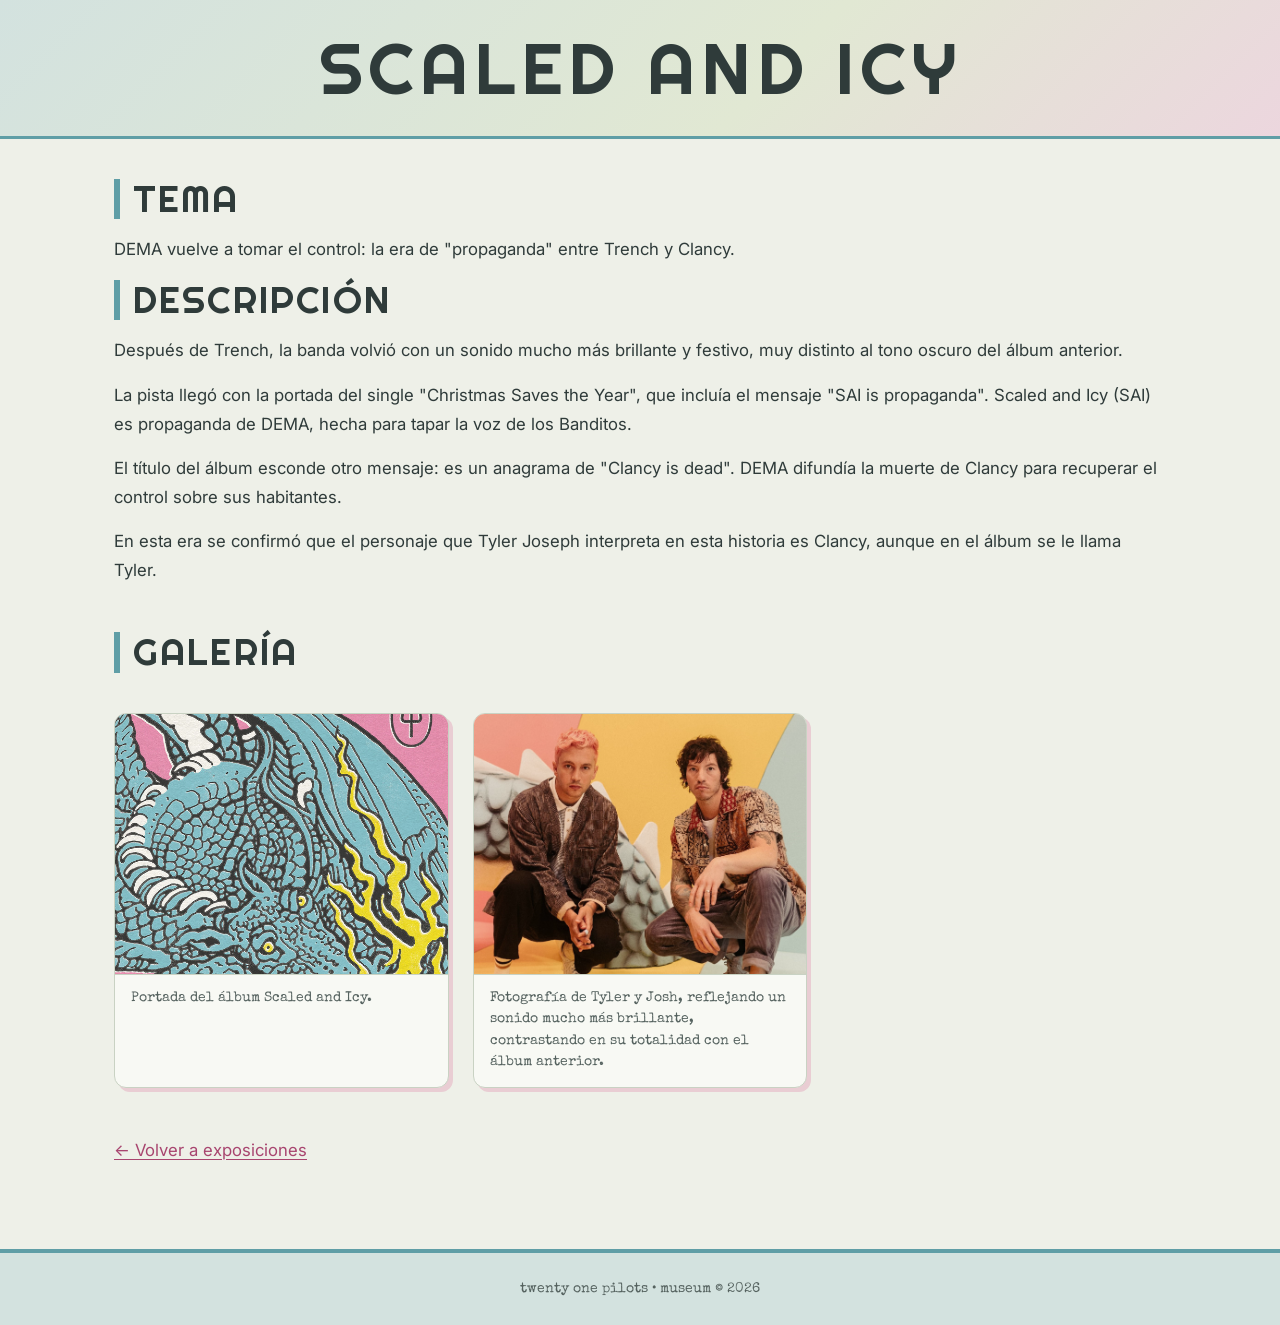
<file: sai.html>
<!DOCTYPE html>
<html lang="es">
<head>
    <meta charset="UTF-8">
    <meta name="viewport" content="width=device-width, initial-scale=1.0">
    <title>SCALED AND ICY</title>
    <link rel="stylesheet" href="estilos.css">
</head>
<body class="era-sai">
    <header>
        <h1 class = titulo>Scaled and Icy</h1>
    </header>

    <main>
        <section>
            <div>
                <h2 id="tema">Tema</h2>
                <p>
                    DEMA vuelve a tomar el control: la era de "propaganda" entre Trench y Clancy.
                </p>
            </div>

            <div>
                <h2 id="descripcion">Descripción</h2>
                <p>
                    Después de Trench, la banda volvió con un sonido mucho más brillante y
                    festivo, muy distinto al tono oscuro del álbum anterior.
                </p>
                <p>
                    La pista llegó con la portada del single "Christmas Saves the Year",
                    que incluía el mensaje "SAI is propaganda". 
                    Scaled and Icy (SAI) es propaganda de DEMA, hecha para tapar la voz de los Banditos. 
                </p>
                <p>
                    El título del álbum esconde otro mensaje: es un anagrama de
                    "Clancy is dead".
                    DEMA difundía la muerte de Clancy para recuperar el control sobre sus habitantes.
                </p>
                <p>
                    En esta era se confirmó que el personaje que Tyler Joseph interpreta
                    en esta historia es Clancy, aunque en el álbum se le llama Tyler.
                </p>
            </div>
        </section>

        <section>
            <h2 id="galeria">Galería</h2>

            <figure>
                <img src="sai_album.jpg" alt="Portada del álbum">
                <figcaption>Portada del álbum Scaled and Icy.</figcaption>
            </figure>

            <figure>
                <img src="sai_estetica.jpg" alt="Cambio de estética">
                <figcaption>Fotografía de Tyler y Josh, reflejando un sonido mucho más brillante, 
                    contrastando en su totalidad con el álbum anterior.</figcaption>
            </figure>
        </section>

        <p><a href="exposiciones.html">&larr; Volver a exposiciones</a></p>
    </main>

    <br>    
    <footer>
        <p>twenty one pilots • museum &copy; 2026</p>
    </footer>
</body>
</html>
</file>
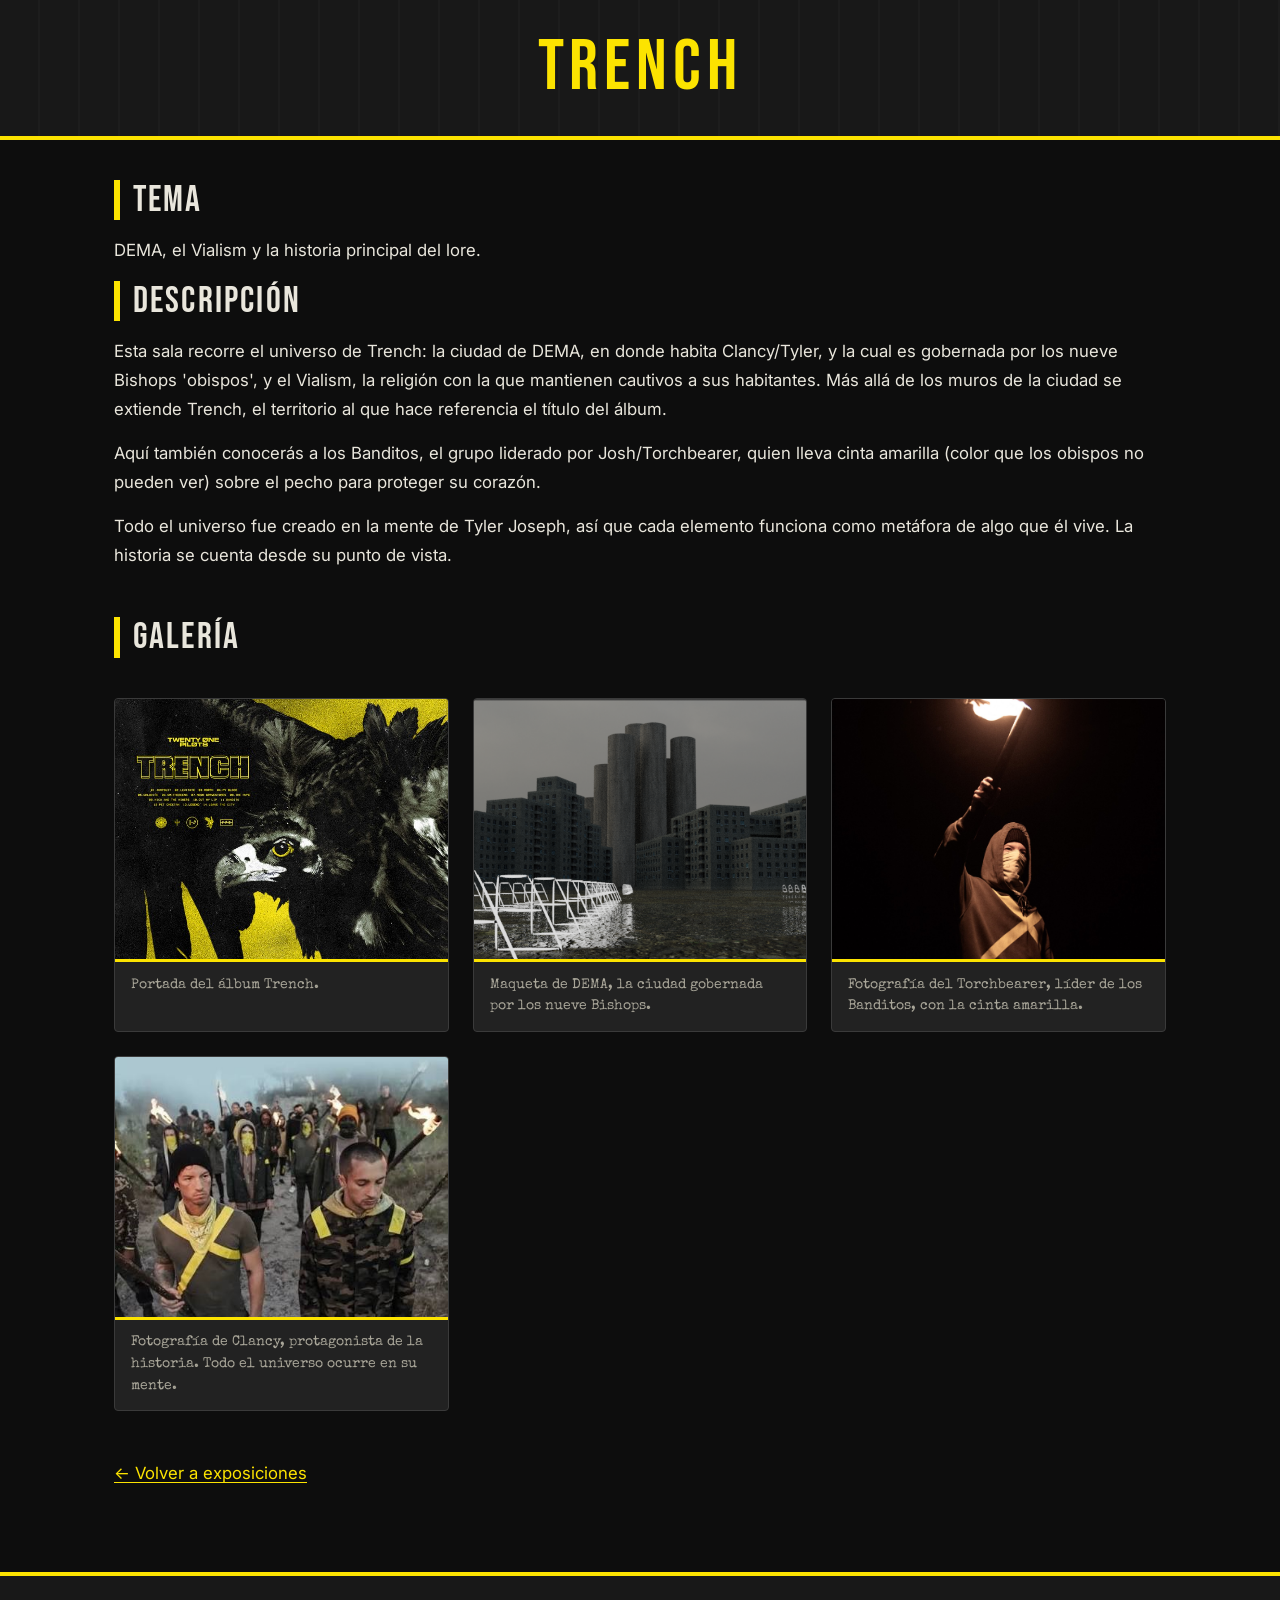
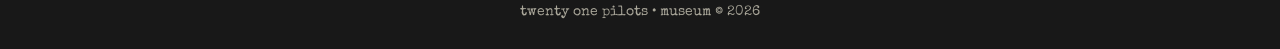
<file: trench.html>
<!DOCTYPE html>
<html lang="es">
<head>
    <meta charset="UTF-8">
    <meta name="viewport" content="width=device-width, initial-scale=1.0">
    <title>TRENCH</title>
    <link rel="stylesheet" href="estilos.css">
</head>
<body class="era-trench">
    <header>
        <h1 class = titulo>Trench</h1>
    </header>

    <main>
        <section>
            <div>
                <h2 id="tema">Tema</h2>
                <p>
                    DEMA, el Vialism y la historia principal del lore.
                </p>
            </div>

            <div>
                <h2 id="descripcion">Descripción</h2>
                <p>
                    Esta sala recorre el universo de Trench: la ciudad de DEMA, en donde habita Clancy/Tyler, 
                    y la cual es gobernada por los nueve Bishops 'obispos', y el Vialism, la religión
                    con la que mantienen cautivos a sus habitantes. 
                    Más allá de los muros de la ciudad se extiende Trench, el territorio
                    al que hace referencia el título del álbum.
                </p>
                <p>
                    Aquí también conocerás a los Banditos, el grupo liderado por
                    Josh/Torchbearer, quien lleva cinta amarilla (color que los obispos no pueden ver) 
                    sobre el pecho para proteger su corazón.
                </p>
                <p>
                    Todo el universo fue creado en la mente de Tyler Joseph, así que
                    cada elemento funciona como metáfora de algo que él vive. La
                    historia se cuenta desde su punto de vista.
                </p>
            </div>
        </section>

        <section>
            <h2 id="galeria">Galería</h2>

            <figure>
                <img src="trench_album.jpg" alt="Portada del álbum">
                <figcaption>Portada del álbum Trench.</figcaption>
            </figure>

            <figure>
                <img src="trench_dema.png" alt="Ciudad de DEMA">
                <figcaption>Maqueta de DEMA, la ciudad gobernada por los nueve Bishops.</figcaption>
            </figure>

            <figure>
                <img src="trench_josh.jpg" alt="Josh Dun">
                <figcaption>Fotografía del Torchbearer, líder de los Banditos, con la cinta amarilla.</figcaption>
            </figure>

            <figure>
                <img src="trench_tyler.jpg" alt="Tyler Joseph">
                <figcaption>Fotografía de Clancy, protagonista de la historia. Todo el universo ocurre en su mente.</figcaption>
            </figure>
        </section>

        <p><a href="exposiciones.html">&larr; Volver a exposiciones</a></p>
    </main>

    <br>
    <footer>
        <p>twenty one pilots • museum &copy; 2026</p>
    </footer>
</body>
</html>
</file>
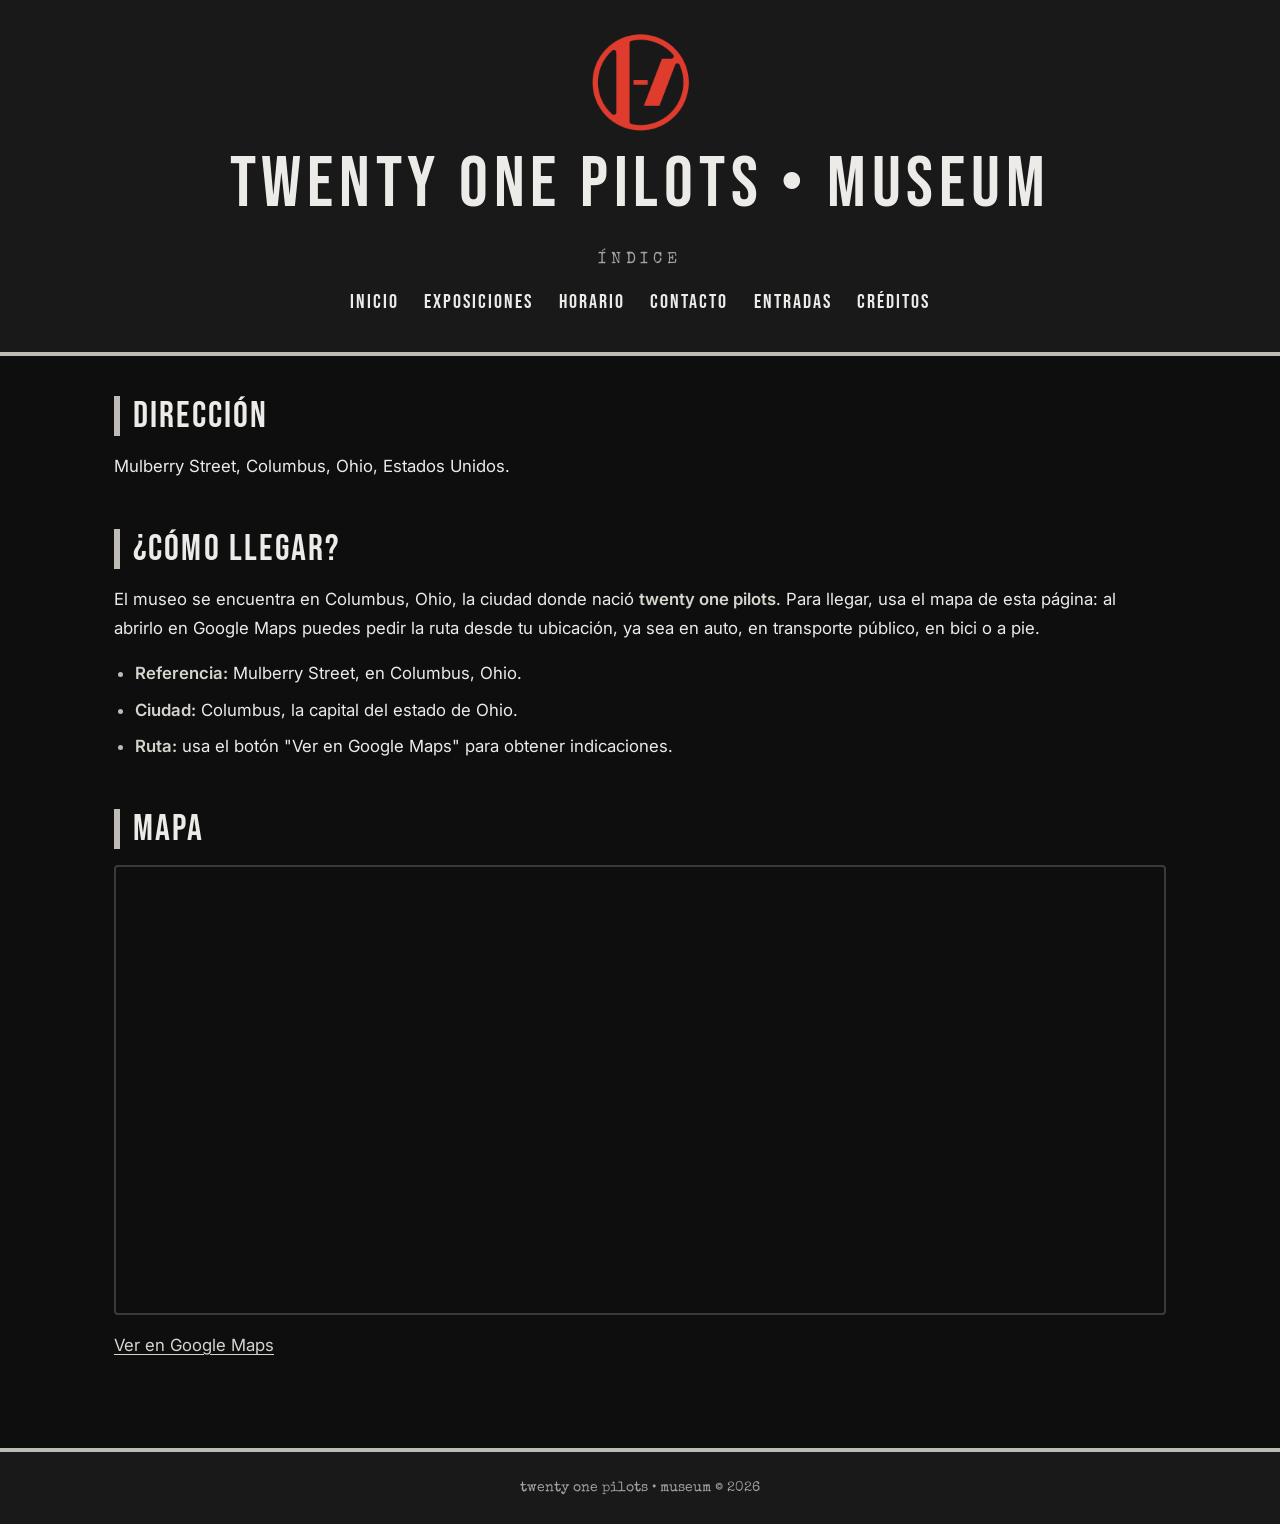
<file: ubicacion.html>
<!DOCTYPE html>
<html lang="es">
<head>
    <meta charset="UTF-8">
    <meta name="viewport" content="width=device-width, initial-scale=1.0">
    <title>UBICACIÓN</title>
    <link rel="stylesheet" href="estilos.css">
</head>
<body>
    <header>
        <img src="logo.png" alt="Logo" class="logo-header">
        <h1 class="titulo">twenty one pilots • museum</h1>
        <nav>
            <h2 class="indice">Índice</h2>
            <a href="index.html">Inicio</a>
            <a href="exposiciones.html">Exposiciones</a>
            <a href="horario.html">Horario</a>
            <a href="contacto.html">Contacto</a>
            <a href="entradas.html">Entradas</a>
            <a href="creditos.html">Créditos</a>
        </nav>
    </header>

    <main>
        <div>
            <h2 class="subtitulo">Dirección</h2>
            <p>
                Mulberry Street, Columbus, Ohio, Estados Unidos.
            </p>
        </div>

        <div>
            <h2 class="subtitulo">¿Cómo llegar?</h2>
            <p>
                El museo se encuentra en Columbus, Ohio, la ciudad donde nació
                <strong>twenty one pilots</strong>. Para llegar, usa el mapa de esta página: al
                abrirlo en Google Maps puedes pedir la ruta desde tu ubicación,
                ya sea en auto, en transporte público, en bici o a pie.
            </p>
            <ul>
                <li><strong>Referencia:</strong> Mulberry Street, en Columbus, Ohio.</li>
                <li><strong>Ciudad:</strong> Columbus, la capital del estado de Ohio.</li>
                <li><strong>Ruta:</strong> usa el botón "Ver en Google Maps" para obtener indicaciones.</li>
            </ul>
        </div>

        <div>
            <h2 class="subtitulo">Mapa</h2>
            <iframe
                title="Mapa de ubicación del museo"
                src="https://www.google.com/maps?q=Mulberry+Street,+Columbus,+Ohio&output=embed"
                width="600"
                height="400"
                loading="lazy"
                referrerpolicy="no-referrer-when-downgrade">
            </iframe>
            <p>
                <a href="https://www.google.com/maps/search/?api=1&query=Mulberry+Street,+Columbus,+Ohio" target="_blank" rel="noopener">Ver en Google Maps</a>
            </p>
        </div>
    </main>

    <footer>
        <p>twenty one pilots • museum &copy; 2026</p>
    </footer>
</body>
</html>
</file>
<file: estilos.css>
@import url("https://fonts.googleapis.com/css2?family=Bebas+Neue&family=Special+Elite&family=Inter:wght@400;600&family=Permanent+Marker&family=Righteous&family=Anton&family=Cinzel:wght@500&display=swap");


:root {
    /*NEUTRAL (museo, horario, entradas, ubicación, contacto, créditos)*/
    --negro: #0e0e0f;
    --grafito: #19191a;
    --panel: #232325;
    --borde: #3a3a3d;
    --texto: #ecebe8;
    --texto-suave: #a3a29d;
    --acento: #bdbbb4;         
    --acento2: #ffffff;        
    --enlace: #d6d4cd;
    --sobre-acento: #111111;   
    --campo: #19191a;          
    --placeholder: #6f6e6a;
    --titulo: #ecebe8;         
    --nav-hover: #ffffff;

    --fuente-titulo: "Bebas Neue", Impact, "Arial Narrow", sans-serif;
    --fuente-lore: "Special Elite", "Courier New", monospace;
    --fuente-texto: "Inter", system-ui, -apple-system, "Segoe UI", sans-serif;

    --ancho: 1100px;
    --radio: 4px;
}

*, *::before, *::after {
    box-sizing: border-box;
}

html {
    scroll-behavior: smooth;
}

body {
    margin: 0;
    min-height: 100vh;
    display: flex;
    flex-direction: column;          /* footer siempre abajo */
    background: var(--negro);
    color: var(--texto);
    font-family: var(--fuente-texto);
    font-size: 1.05rem;
    line-height: 1.7;
}

img, iframe {
    max-width: 100%;
    display: block;
}

header {
    background: var(--grafito);
    border-bottom: 4px solid var(--acento);
    padding: 2rem 1.5rem 1rem;
    text-align: center;
}

.logo-header {
    max-width: 180px;
    margin: 0 auto 1rem;
}

.titulo {
    margin: 0 0 1rem;
    font-family: var(--fuente-titulo);
    font-weight: 400;
    font-size: clamp(2.5rem, 7vw, 4.5rem);
    letter-spacing: 0.08em;
    line-height: 1;
    text-transform: uppercase;
    color: var(--titulo);
}

nav {
    display: flex;
    flex-wrap: wrap;
    justify-content: center;
    align-items: center;
    gap: 0.4rem 1.2rem;
    padding: 0.6rem 0;
}

nav a {
    padding: 0.3rem 0.2rem;
    font-family: var(--fuente-titulo);
    font-size: 1.25rem;
    letter-spacing: 0.1em;
    text-transform: uppercase;
    text-decoration: none;
    color: var(--texto);
    border-bottom: 2px solid transparent;
    transition: color 0.2s, border-color 0.2s;
}

nav a:hover, nav a:focus-visible {
    color: var(--nav-hover);
    border-bottom-color: var(--acento);
}

.indice {
    flex-basis: 100%;
    margin: 0;
    font-family: var(--fuente-lore);
    font-weight: 400;
    font-size: 1rem;
    letter-spacing: 0.3em;
    text-transform: uppercase;
    color: var(--texto-suave);
}

main {
    flex: 1;
    width: 100%;
    max-width: var(--ancho);
    margin: 0 auto;
    padding: 2.5rem 1.5rem;
}

main > section, main > div, main > aside {
    margin-bottom: 3rem;
}

p {
    margin: 0 0 1rem;
}

.subtitulo, #subtitulo, #tema, #descripcion, #galeria {
    margin: 0 0 1rem;
    padding-left: 0.8rem;
    border-left: 6px solid var(--acento);
    font-family: var(--fuente-titulo);
    font-weight: 400;
    font-size: clamp(1.7rem, 4vw, 2.3rem);
    letter-spacing: 0.06em;
    text-transform: uppercase;
    line-height: 1.1;
}

h3 {
    margin: 0 0 0.5rem;
    font-family: var(--fuente-titulo);
    font-weight: 400;
    font-size: 1.6rem;
    letter-spacing: 0.05em;
    color: var(--enlace);
}

italics {
    font-style: italic;
    color: var(--enlace);
}

strong {
    color: var(--enlace);
    font-weight: 600;
}

/* Links */
main a {
    color: var(--enlace);
    text-underline-offset: 3px;
    transition: color 0.2s;
}

main a:hover,
main a:focus-visible {
    color: var(--acento2);
}

/* Tarjetas (article)  */
section:has(> article), aside {
    display: grid;
    grid-template-columns: repeat(auto-fit, minmax(260px, 1fr));
    gap: 1.5rem;
}

/* Lo que no es tarjeta ocupa todo el ancho de la cuadrícula */
section:has(> article) > :not(article), aside > :not(article) {
    grid-column: 1 / -1;
}

article {
    display: flex;
    flex-direction: column;
    gap: 0.4rem;
    padding: 1.3rem;
    background: var(--panel);
    border: 1px solid var(--borde);
    border-top: 4px solid var(--acento);
    border-radius: var(--radio);
    transition: transform 0.2s, border-color 0.2s;
}

article:hover {
    transform: translateY(-4px);
    border-top-color: var(--acento2);
}

article > img {
    width: 100%;
    aspect-ratio: 1 / 1;
    object-fit: cover;
    border-radius: var(--radio);
    margin-bottom: 0.6rem;
    filter: grayscale(0.25) contrast(1.05);
    transition: filter 0.3s;
}

article:hover > img {
    filter: none;
}

article > a {
    align-self: flex-start;
    margin-top: 0.2rem;
}

/* Videos de YouTube */
article iframe {
    width: 100%;
    height: auto;
    aspect-ratio: 16 / 9;
    border: 2px solid var(--borde);
    border-radius: var(--radio);
}

/* Galería (figure) */
section:has(> figure) {
    display: grid;
    grid-template-columns: repeat(auto-fit, minmax(280px, 1fr));
    gap: 1.5rem;
}

section:has(> figure) > :not(figure) {
    grid-column: 1 / -1;
}

figure {
    margin: 0;
    background: var(--panel);
    border: 1px solid var(--borde);
    border-radius: var(--radio);
    overflow: hidden;
}

figure img {
    width: 100%;
    height: 260px;
    object-fit: cover;
    transition: transform 0.4s;
}

figure:hover img {
    transform: scale(1.04);
}

figcaption {
    padding: 0.8rem 1rem;
    font-family: var(--fuente-lore);
    font-size: 0.9rem;
    line-height: 1.5;
    color: var(--texto-suave);
    border-top: 3px solid var(--acento);
}

/* Tablas (horario y entradas) */
table {
    width: 100%;
    border-collapse: collapse;
    background: var(--panel);
    border: 1px solid var(--borde);
}

th,
td {
    padding: 0.8rem 1rem;
    text-align: left;
    border-bottom: 1px solid var(--borde);
}

th {
    background: var(--acento);
    color: var(--sobre-acento);
    font-family: var(--fuente-titulo);
    font-weight: 400;
    font-size: 1.25rem;
    letter-spacing: 0.08em;
    text-transform: uppercase;
}

tbody tr:nth-child(even) {
    background: color-mix(in srgb, var(--texto) 4%, transparent);
}

tbody tr:hover {
    background: color-mix(in srgb, var(--acento) 12%, transparent);
}

td[colspan] {
    color: var(--acento2);
    font-weight: 600;
    text-align: center;
}

/* Notas */
.notas {
    margin: 0 0 0.6rem;
    padding: 0.7rem 1rem;
    background: var(--grafito);
    border-left: 4px solid var(--acento2);
    font-family: var(--fuente-lore);
    font-size: 0.92rem;
    color: var(--texto-suave);
}

/* Listas */
ul {
    padding-left: 1.3rem;
}

li {
    margin-bottom: 0.5rem;
}

li::marker {
    color: var(--acento);
}

/* Mapa */
main > div > iframe {
    width: 100%;
    height: auto;
    aspect-ratio: 3 / 2;
    max-height: 450px;
    margin-bottom: 1rem;
    border: 2px solid var(--borde);
    border-radius: var(--radio);
}

/* Formulario de contacto */
form {
    display: flex;
    flex-direction: column;
    gap: 1rem;
    max-width: 640px;
}

fieldset {
    margin: 0;
    padding: 0;
    border: none;
    display: flex;
    flex-direction: column;
    gap: 0.35rem;
}

label {
    font-family: var(--fuente-titulo);
    font-size: 1.15rem;
    letter-spacing: 0.08em;
    text-transform: uppercase;
    color: var(--enlace);
}

input, textarea {
    width: 100%;
    padding: 0.7rem 0.9rem;
    background: var(--campo);
    color: var(--texto);
    border: 2px solid var(--borde);
    border-radius: var(--radio);
    font: inherit;
    transition: border-color 0.2s, box-shadow 0.2s;
}

input::placeholder, textarea::placeholder {
    color: var(--placeholder);
}

input:focus, textarea:focus {
    outline: none;
    border-color: var(--acento);
    box-shadow: 0 0 0 3px color-mix(in srgb, var(--acento) 30%, transparent);
}

textarea {
    resize: vertical;
    min-height: 120px;
}

button {
    align-self: flex-start;
    padding: 0.7rem 2rem;
    background: var(--acento);
    color: var(--sobre-acento);
    border: 2px solid var(--acento);
    border-radius: var(--radio);
    font-family: var(--fuente-titulo);
    font-size: 1.3rem;
    letter-spacing: 0.1em;
    text-transform: uppercase;
    cursor: pointer;
    transition: background 0.2s, color 0.2s;
}

button:hover,
button:focus-visible {
    background: transparent;
    color: var(--enlace);
}

/* Footer */
footer {
    padding: 1.5rem;
    background: var(--grafito);
    border-top: 4px solid var(--acento);
    text-align: center;
    font-family: var(--fuente-lore);
    font-size: 0.9rem;
    color: var(--texto-suave);
}

footer p {
    margin: 0;
}

/* ERA BLURRYFACE */
.era-blurryface {
    --negro: #050505;
    --grafito: #0f0f0f;
    --panel: #181818;
    --borde: #2e2e2e;
    --texto: #e8e4dc;
    --texto-suave: #9a958b;
    --acento: #e0262d;
    --acento2: #e8e4dc;
    --enlace: #ff4b50;
    --sobre-acento: #ffffff;
    --campo: #0f0f0f;
    --placeholder: #6a665e;
    --titulo: #e0262d;
    --nav-hover: #ff4b50;
    --fuente-titulo: "Permanent Marker", "Bebas Neue", Impact, sans-serif;
}

.era-blurryface header {
    background: linear-gradient(180deg, #000 0%, #0f0f0f 100%);
    border-bottom-width: 6px;
}

.era-blurryface figure img {
    filter: grayscale(1) contrast(1.15);
}

.era-blurryface figure:hover img {
    filter: none;
}

/* ERA TRENCH */
.era-trench {
    --negro: #0d0d0d;
    --grafito: #181818;
    --panel: #222222;
    --borde: #3a3a3a;
    --texto: #e9e6dc;
    --texto-suave: #a9a699;
    --acento: #fce300;
    --acento2: #d6232a;
    --enlace: #fce300;
    --sobre-acento: #0d0d0d;
    --titulo: #fce300;
    --nav-hover: #fce300;
}

.era-trench header {
    background:
        repeating-linear-gradient(90deg, transparent 0 38px, rgba(255, 255, 255, 0.025) 38px 40px),
        var(--grafito);
}

/* ERA SCALED AND ICY */
.era-sai {
    --negro: #eef0e8;          
    --grafito: #d3e2df;        
    --panel: #f8f9f4;          
    --borde: #c9d2c3;
    --texto: #2f3b3a;
    --texto-suave: #55625f;
    --acento: #e3a3ba;         
    --acento2: #5f9ea6;        
    --enlace: #a8456f;
    --sobre-acento: #2f3b3a;
    --campo: #fbfcf8;
    --placeholder: #8a9792;
    --titulo: #2f3b3a;
    --nav-hover: #a8456f;
    --fuente-titulo: "Righteous", "Bebas Neue", Impact, sans-serif;
    --radio: 12px;
}

.era-sai header {
    background: linear-gradient(135deg, #d3e2df 0%, #e1e8d3 60%, #ecd6de 100%);
    border-bottom: 3px solid var(--acento2);
}

.era-sai article,
.era-sai figure,
.era-sai table {
    border: 1px solid var(--borde);
    box-shadow: 4px 4px 0 color-mix(in srgb, var(--acento) 45%, var(--negro));
}

.era-sai article:hover {
    border-top-color: var(--acento2);
}

.era-sai .subtitulo, .era-sai #tema, .era-sai #descripcion, .era-sai #galeria {
    border-left-color: var(--acento2);
}

.era-sai figcaption {
    border-top: 1px solid var(--borde);
}

.era-sai figure img {
    filter: saturate(0.85);
}

.era-sai figure:hover img {
    filter: none;
}

.era-sai footer {
    border-top-color: var(--acento2);
}

/* ERA CLANCY */
.era-clancy {
    --negro: #170f0d;
    --grafito: #241714;
    --panel: #2e1f1b;
    --borde: #4a332d;
    --texto: #f1e6d8;
    --texto-suave: #b8a592;
    --acento: #de8639;
    --acento2: #e34037;
    --enlace: #f4a85e;
    --sobre-acento: #170f0d;
    --campo: #241714;
    --placeholder: #7d6a5c;
    --titulo: #fbe21f;
    --nav-hover: #fbe21f;
    --fuente-titulo: "Anton", Impact, "Arial Narrow", sans-serif;
}

.era-clancy header {
    background: linear-gradient(0deg, rgba(227, 64, 55, 0.35) 0%, transparent 70%), var(--grafito);
    border-bottom-color: var(--acento2);
}

.era-clancy .titulo {
    text-shadow: 0 0 24px rgba(251, 226, 31, 0.45);
}

.era-clancy footer {
    border-top-color: var(--acento2);
}

/* ERA BREACH */
.era-breach {
    --negro: #110605;
    --grafito: #220d0c;
    --panel: #2e1311;
    --borde: #5a2822;
    --texto: #eadfd2;
    --texto-suave: #b39a8c;
    --acento: #df4c3f;
    --acento2: #e8c9a0;
    --enlace: #ff7a6b;
    --sobre-acento: #ffffff;
    --campo: #220d0c;
    --placeholder: #7a5c55;
    --titulo: #e8c9a0;
    --nav-hover: #df4c3f;
    --fuente-titulo: "Cinzel", Georgia, "Times New Roman", serif;
}

.era-breach .titulo {
    letter-spacing: 0.15em;
}

.era-breach nav a, .era-breach th, .era-breach button, .era-breach label {
    letter-spacing: 0.12em;
}

.era-breach header {
    background: radial-gradient(ellipse at 50% 120%, #642923 0%, var(--grafito) 70%);
}

.era-breach figure img {
    filter: sepia(0.35) saturate(1.2) contrast(1.05);
}

.era-breach figure:hover img {
    filter: none;
}

/* Tarjetas de exposiciones.html */
article:has(> a[href^="blurryface"]) { --acento: #e0262d; --acento2: #e8e4dc; --enlace: #ff4b50; }
article:has(> a[href^="trench"])     { --acento: #fce300; --acento2: #d6232a; --enlace: #fce300; }
article:has(> a[href^="sai"])        { --acento: #e488a7; --acento2: #7ec3cc; --enlace: #f2a3bd; }
article:has(> a[href^="clancy"])     { --acento: #de8639; --acento2: #e34037; --enlace: #f4a85e; }
article:has(> a[href^="breach"])     { --acento: #df4c3f; --acento2: #e8c9a0; --enlace: #ff7a6b; }


@media (max-width: 600px) {
    body {
        font-size: 1rem;
    }

    main {
        padding: 1.5rem 1rem;
    }

    nav {
        gap: 0.2rem 0.9rem;
    }

    nav a {
        font-size: 1.1rem;
    }

    th,
    td {
        padding: 0.6rem 0.5rem;
        font-size: 0.9rem;
    }

    figure img {
        height: 200px;
    }
}
</file>
